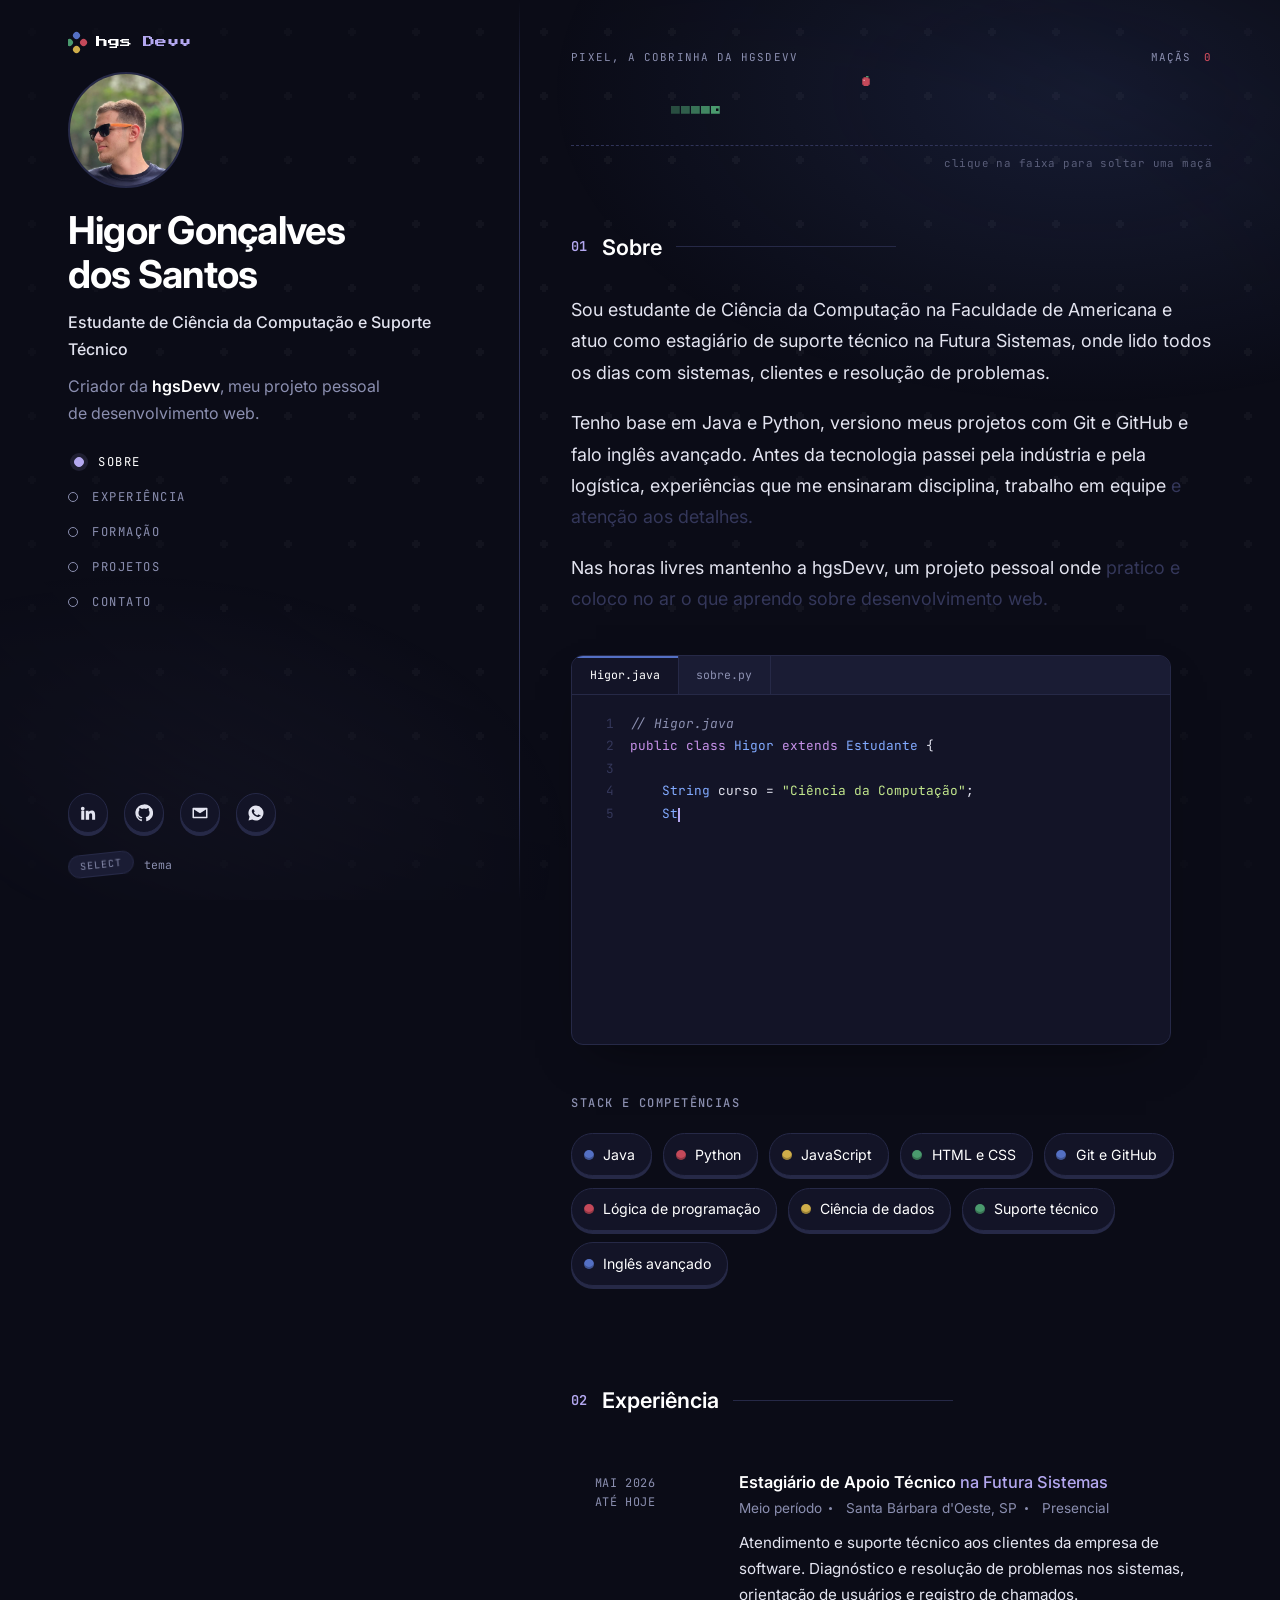
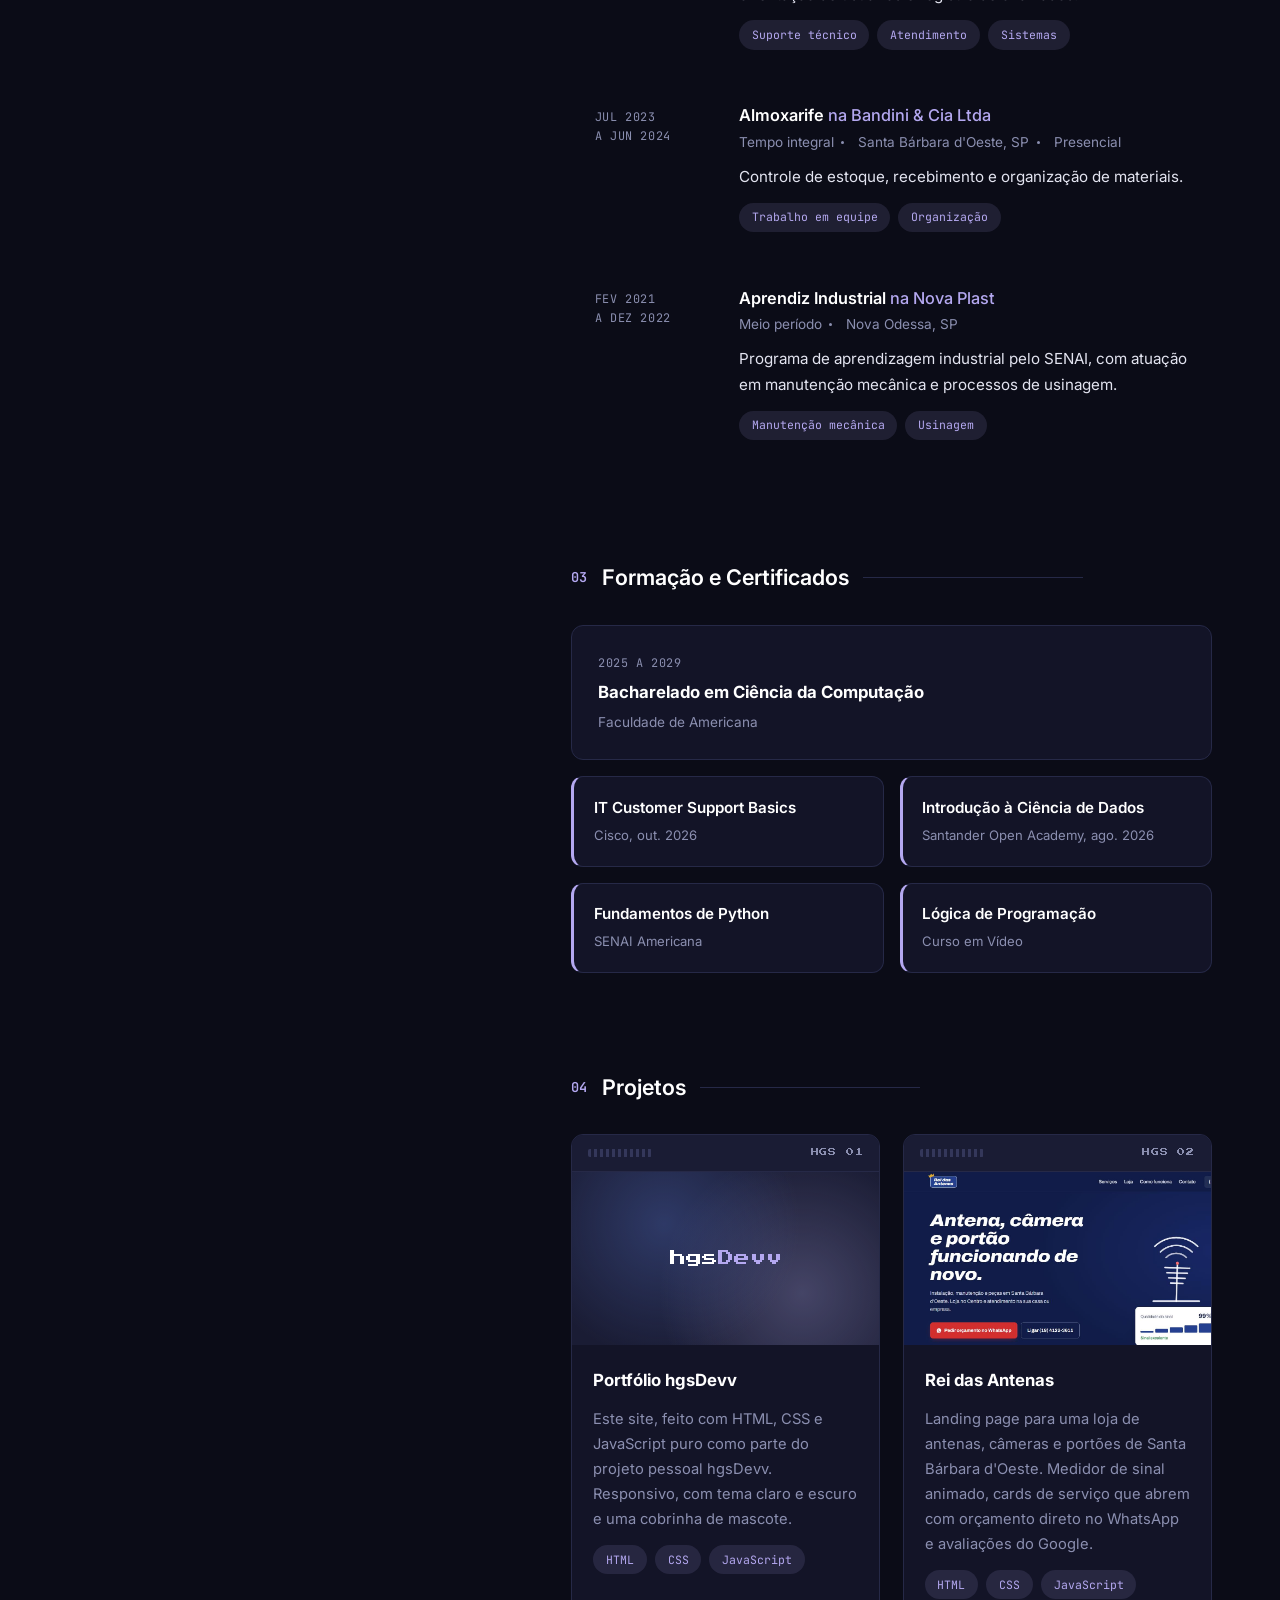
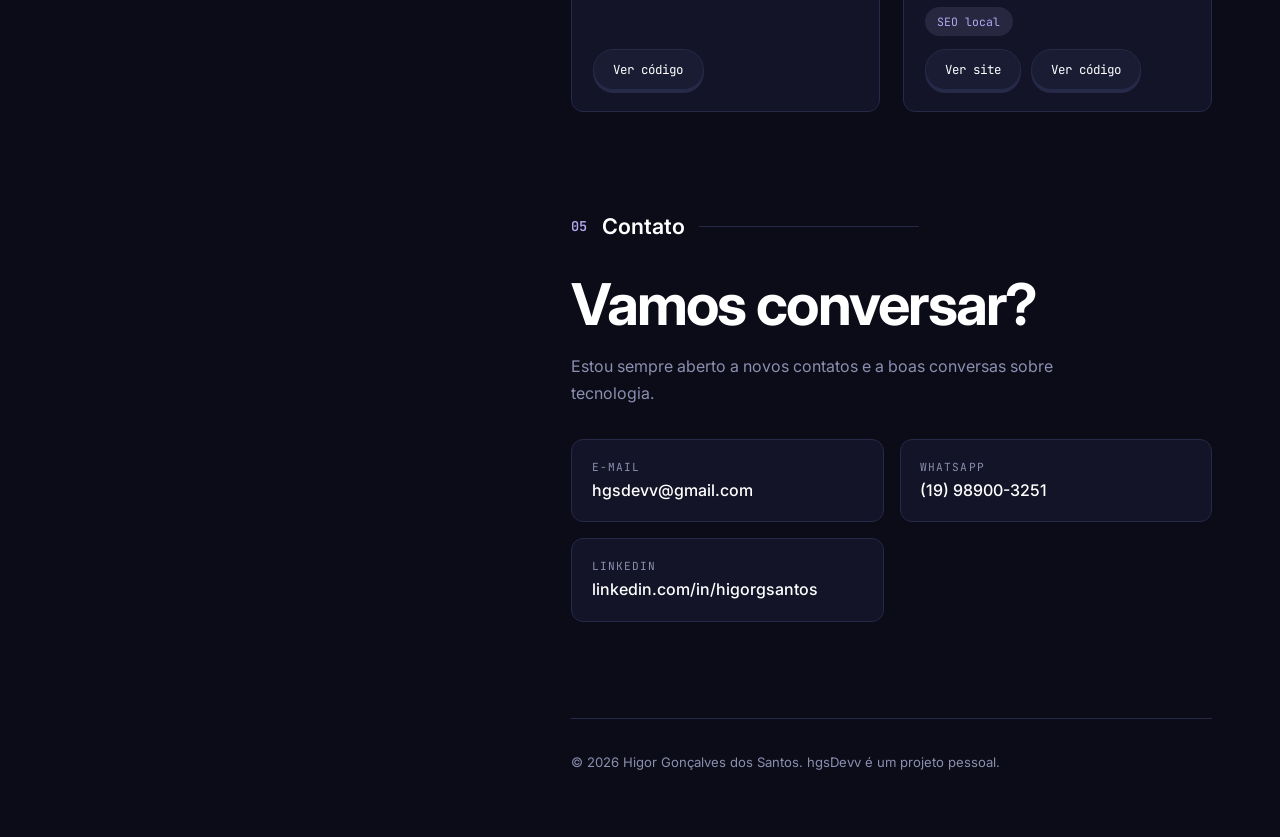
<file: index.html>
<!DOCTYPE html>
<html lang="pt-BR">
<head>
  <meta charset="UTF-8">
  <meta name="viewport" content="width=device-width, initial-scale=1.0">
  <title>Higor Gonçalves | hgsDevv</title>
  <meta name="description" content="Portfólio de Higor Gonçalves dos Santos, estudante de Ciência da Computação, suporte técnico e criador da hgsDevv, seu projeto pessoal de desenvolvimento web.">

  <link rel="preconnect" href="https://fonts.googleapis.com">
  <link rel="preconnect" href="https://fonts.gstatic.com" crossorigin>
  <link href="https://fonts.googleapis.com/css2?family=Inter:wght@400;500;600;700&family=JetBrains+Mono:wght@400;500&family=Press+Start+2P&display=swap" rel="stylesheet">
  <link rel="stylesheet" href="css/style.css?v=12">
</head>
<body>

  <div class="layout">

    <!-- ===== Coluna fixa (esquerda) ===== -->
    <header class="sidebar">
      <a href="#sobre" class="logo" aria-label="hgsDevv, início">
        <span class="logo-dots" aria-hidden="true"><i></i><i></i><i></i><i></i></span>
        hgs<span>Devv</span>
      </a>

      <div class="profile">
        <div class="photo">
          <img src="assets/img/perfil.jpg" alt="Foto de Higor Gonçalves dos Santos" onerror="this.remove()">
          <span class="photo-fallback" aria-hidden="true">HG</span>
        </div>

        <h1 class="name">Higor Gonçalves<br>dos Santos</h1>
        <p class="role">Estudante de Ciência da Computação e Suporte Técnico</p>
        <p class="tagline">Criador da <strong>hgsDevv</strong>, meu projeto pessoal de desenvolvimento web.</p>
      </div>

      <nav class="nav" aria-label="Seções">
        <a href="#sobre"><span class="nav-btn"></span>Sobre</a>
        <a href="#experiencia"><span class="nav-btn"></span>Experiência</a>
        <a href="#formacao"><span class="nav-btn"></span>Formação</a>
        <a href="#projetos"><span class="nav-btn"></span>Projetos</a>
        <a href="#contato"><span class="nav-btn"></span>Contato</a>
      </nav>

      <div class="socials">
        <a href="https://www.linkedin.com/in/higorgsantos/" target="_blank" rel="noopener" aria-label="LinkedIn">
          <svg viewBox="0 0 24 24"><path d="M4.98 3.5a2.5 2.5 0 1 1 0 5 2.5 2.5 0 0 1 0-5zM3 9h4v12H3zM9 9h3.8v1.7h.1c.5-1 1.8-2 3.8-2 4 0 4.8 2.6 4.8 6V21h-4v-5.6c0-1.3 0-3-1.9-3s-2.1 1.4-2.1 2.9V21H9z"/></svg>
        </a>
        <a href="https://github.com/hgsdevv-hash" target="_blank" rel="noopener" aria-label="GitHub">
          <svg viewBox="0 0 24 24"><path d="M12 .5a11.5 11.5 0 0 0-3.64 22.41c.58.11.79-.25.79-.56v-2c-3.2.7-3.88-1.37-3.88-1.37-.53-1.33-1.28-1.69-1.28-1.69-1.05-.71.08-.7.08-.7 1.16.08 1.77 1.19 1.77 1.19 1.03 1.77 2.7 1.26 3.36.96.1-.75.4-1.26.73-1.55-2.55-.29-5.24-1.28-5.24-5.68 0-1.26.45-2.28 1.19-3.09-.12-.29-.52-1.46.11-3.05 0 0 .97-.31 3.17 1.18a11 11 0 0 1 5.77 0c2.2-1.49 3.17-1.18 3.17-1.18.63 1.59.23 2.76.11 3.05.74.81 1.19 1.83 1.19 3.09 0 4.41-2.69 5.38-5.25 5.67.41.36.78 1.06.78 2.14v3.17c0 .31.21.68.8.56A11.5 11.5 0 0 0 12 .5z"/></svg>
        </a>
        <a href="mailto:hgsdevv@gmail.com" aria-label="E-mail">
          <svg viewBox="0 0 24 24"><path d="M3 5h18a1 1 0 0 1 1 1v12a1 1 0 0 1-1 1H3a1 1 0 0 1-1-1V6a1 1 0 0 1 1-1zm9 7.2L4 7.3V17h16V7.3z"/></svg>
        </a>
        <a href="https://wa.me/5519989003251" target="_blank" rel="noopener" aria-label="WhatsApp">
          <svg viewBox="0 0 24 24"><path d="M12 2a10 10 0 0 0-8.6 15.1L2 22l5-1.3A10 10 0 1 0 12 2zm5.3 14.1c-.2.6-1.3 1.2-1.8 1.2-.5.1-1 .2-3.3-.7-2.8-1.1-4.5-3.9-4.7-4.1-.1-.2-1.1-1.5-1.1-2.9s.7-2 1-2.3c.2-.3.5-.3.7-.3h.5c.2 0 .4 0 .6.5l.9 2.1c.1.2.1.4 0 .5l-.3.5-.4.4c-.1.1-.3.3-.1.6.2.3.8 1.3 1.7 2.1 1.2 1 2.1 1.3 2.4 1.5.3.1.5.1.6-.1l.9-1c.2-.3.4-.2.6-.1l2 .9c.3.1.5.2.5.3.1.2.1.7-.1 1.3z"/></svg>
        </a>
      </div>

      <button class="theme-toggle" id="themeToggle" aria-label="Alternar tema claro ou escuro">
        <span class="theme-key">SELECT</span> tema
      </button>
    </header>

    <!-- ===== Divisória com progresso de rolagem ===== -->
    <div class="divider" aria-hidden="true">
      <span class="divider-fill" id="dividerFill"></span>
    </div>

    <!-- ===== Conteúdo (direita) ===== -->
    <main class="content">

      <!-- Mascote: cobrinha do Snake -->
      <div class="snake-box" data-reveal>
        <div class="snake-info">
          <span class="snake-name">Pixel, a cobrinha da hgsDevv</span>
          <span class="snake-score">maçãs <b id="snakeScore">0</b></span>
        </div>
        <canvas id="snake" class="snake-canvas" role="img"
                aria-label="Animação de uma cobrinha em pixel art, como no jogo Snake, comendo maçãs."></canvas>
        <p class="snake-hint">clique na faixa para soltar uma maçã</p>
      </div>

      <!-- SOBRE -->
      <section id="sobre" class="section">
        <h2 class="section-title" data-reveal><span class="num">01</span> Sobre</h2>

        <div class="scrub">
          <p>Sou estudante de Ciência da Computação na Faculdade de Americana e atuo como estagiário de suporte técnico na Futura Sistemas, onde lido todos os dias com sistemas, clientes e resolução de problemas.</p>
          <p>Tenho base em Java e Python, versiono meus projetos com Git e GitHub e falo inglês avançado. Antes da tecnologia passei pela indústria e pela logística, experiências que me ensinaram disciplina, trabalho em equipe e atenção aos detalhes.</p>
          <p>Nas horas livres mantenho a hgsDevv, um projeto pessoal onde pratico e coloco no ar o que aprendo sobre desenvolvimento web.</p>
        </div>

        <!-- Editor de código (inspirado no banner do meu LinkedIn) -->
        <div class="editor" data-reveal>
          <div class="editor-tabs">
            <span class="editor-tab active">Higor.java</span>
            <span class="editor-tab">sobre.py</span>
          </div>
          <pre class="editor-body" id="editor" aria-label="Trecho de código em Java descrevendo o Higor"></pre>
        </div>

        <!-- Stack: teclas no estilo dos botões do controle -->
        <h3 class="sub-title" data-reveal>Stack e competências</h3>
        <ul class="stack">
          <li data-reveal="pop">Java</li>
          <li data-reveal="pop">Python</li>
          <li data-reveal="pop">JavaScript</li>
          <li data-reveal="pop">HTML e CSS</li>
          <li data-reveal="pop">Git e GitHub</li>
          <li data-reveal="pop">Lógica de programação</li>
          <li data-reveal="pop">Ciência de dados</li>
          <li data-reveal="pop">Suporte técnico</li>
          <li data-reveal="pop">Inglês avançado</li>
        </ul>
      </section>

      <!-- EXPERIÊNCIA -->
      <section id="experiencia" class="section">
        <h2 class="section-title" data-reveal><span class="num">02</span> Experiência</h2>

        <ol class="timeline">
          <li class="item" data-reveal="right">
            <p class="period">Mai 2026<br>até hoje</p>
            <div>
              <h3>Estagiário de Apoio Técnico <span class="at">na Futura Sistemas</span></h3>
              <p class="meta"><span>Meio período</span><span>Santa Bárbara d'Oeste, SP</span><span>Presencial</span></p>
              <p>Atendimento e suporte técnico aos clientes da empresa de software. Diagnóstico e resolução de problemas nos sistemas, orientação de usuários e registro de chamados.</p>
              <ul class="tags"><li>Suporte técnico</li><li>Atendimento</li><li>Sistemas</li></ul>
            </div>
          </li>

          <li class="item" data-reveal="right">
            <p class="period">Jul 2023<br>a Jun 2024</p>
            <div>
              <h3>Almoxarife <span class="at">na Bandini &amp; Cia Ltda</span></h3>
              <p class="meta"><span>Tempo integral</span><span>Santa Bárbara d'Oeste, SP</span><span>Presencial</span></p>
              <p>Controle de estoque, recebimento e organização de materiais.</p>
              <ul class="tags"><li>Trabalho em equipe</li><li>Organização</li></ul>
            </div>
          </li>

          <li class="item" data-reveal="right">
            <p class="period">Fev 2021<br>a Dez 2022</p>
            <div>
              <h3>Aprendiz Industrial <span class="at">na Nova Plast</span></h3>
              <p class="meta"><span>Meio período</span><span>Nova Odessa, SP</span></p>
              <p>Programa de aprendizagem industrial pelo SENAI, com atuação em manutenção mecânica e processos de usinagem.</p>
              <ul class="tags"><li>Manutenção mecânica</li><li>Usinagem</li></ul>
            </div>
          </li>
        </ol>
      </section>

      <!-- FORMAÇÃO -->
      <section id="formacao" class="section">
        <h2 class="section-title" data-reveal><span class="num">03</span> Formação e Certificados</h2>

        <div class="card edu" data-reveal>
          <p class="period">2025 a 2029</p>
          <h3>Bacharelado em Ciência da Computação</h3>
          <p class="meta"><span>Faculdade de Americana</span></p>
        </div>

        <ul class="certs">
          <li data-reveal><h4>IT Customer Support Basics</h4><span>Cisco, out. 2026</span></li>
          <li data-reveal><h4>Introdução à Ciência de Dados</h4><span>Santander Open Academy, ago. 2026</span></li>
          <li data-reveal><h4>Fundamentos de Python</h4><span>SENAI Americana</span></li>
          <li data-reveal><h4>Lógica de Programação</h4><span>Curso em Vídeo</span></li>
        </ul>
      </section>

      <!-- PROJETOS -->
      <section id="projetos" class="section">
        <h2 class="section-title" data-reveal><span class="num">04</span> Projetos</h2>

        <div class="projects">
          <!-- TODO: duplicar este bloco para cada projeto -->
          <article class="project glow" data-reveal="zoom">
            <div class="cart-top"><span class="cart-slot"></span><span class="cart-id">HGS 01</span></div>
            <div class="project-preview"><span>hgs<b>Devv</b></span></div>
            <div class="project-body">
              <h3>Portfólio hgsDevv</h3>
              <p>Este site, feito com HTML, CSS e JavaScript puro como parte do projeto pessoal hgsDevv. Responsivo, com tema claro e escuro e uma cobrinha de mascote.</p>
              <ul class="tags"><li>HTML</li><li>CSS</li><li>JavaScript</li></ul>
              <a href="https://github.com/hgsdevv-hash/hgsdevv-portfolio" target="_blank" rel="noopener" class="btn">Ver código</a>
            </div>
          </article>

          <article class="project glow" data-reveal="zoom">
            <div class="cart-top"><span class="cart-slot"></span><span class="cart-id">HGS 02</span></div>
            <a class="project-preview project-shot" href="https://hgsdevv-hash.github.io/rei-das-antenas/" target="_blank" rel="noopener" aria-label="Abrir o site da Rei das Antenas">
              <img src="assets/img/rei-das-antenas.jpg" alt="Tela inicial do site da Rei das Antenas, com uma antena e um medidor de sinal" loading="lazy">
            </a>
            <div class="project-body">
              <h3>Rei das Antenas</h3>
              <p>Landing page para uma loja de antenas, câmeras e portões de Santa Bárbara d'Oeste. Medidor de sinal animado, cards de serviço que abrem com orçamento direto no WhatsApp e avaliações do Google.</p>
              <ul class="tags"><li>HTML</li><li>CSS</li><li>JavaScript</li><li>SEO local</li></ul>
              <div class="project-links">
                <a href="https://hgsdevv-hash.github.io/rei-das-antenas/" target="_blank" rel="noopener" class="btn">Ver site</a>
                <a href="https://github.com/hgsdevv-hash/rei-das-antenas" target="_blank" rel="noopener" class="btn">Ver código</a>
              </div>
            </div>
          </article>
        </div>
      </section>

      <!-- CONTATO -->
      <section id="contato" class="section">
        <h2 class="section-title" data-reveal><span class="num">05</span> Contato</h2>
        <p class="big-cta" data-reveal>Vamos conversar?</p>
        <p class="lead" data-reveal>Estou sempre aberto a novos contatos e a boas conversas sobre tecnologia.</p>

        <div class="contact-grid">
          <a href="mailto:hgsdevv@gmail.com" class="contact-item glow" data-reveal>
            <span class="label">E-mail</span>
            <span class="value">hgsdevv@gmail.com</span>
          </a>
          <a href="https://wa.me/5519989003251" target="_blank" rel="noopener" class="contact-item glow" data-reveal>
            <span class="label">WhatsApp</span>
            <span class="value">(19) 98900-3251</span>
          </a>
          <a href="https://www.linkedin.com/in/higorgsantos/" target="_blank" rel="noopener" class="contact-item glow" data-reveal>
            <span class="label">LinkedIn</span>
            <span class="value">linkedin.com/in/higorgsantos</span>
          </a>
        </div>
      </section>

      <footer class="footer">
        <p>© <span id="year"></span> Higor Gonçalves dos Santos. hgsDevv é um projeto pessoal.</p>
      </footer>
    </main>
  </div>

  <script src="js/main.js?v=12"></script>
  <script src="js/snake.js?v=12"></script>
</body>
</html>
</file>
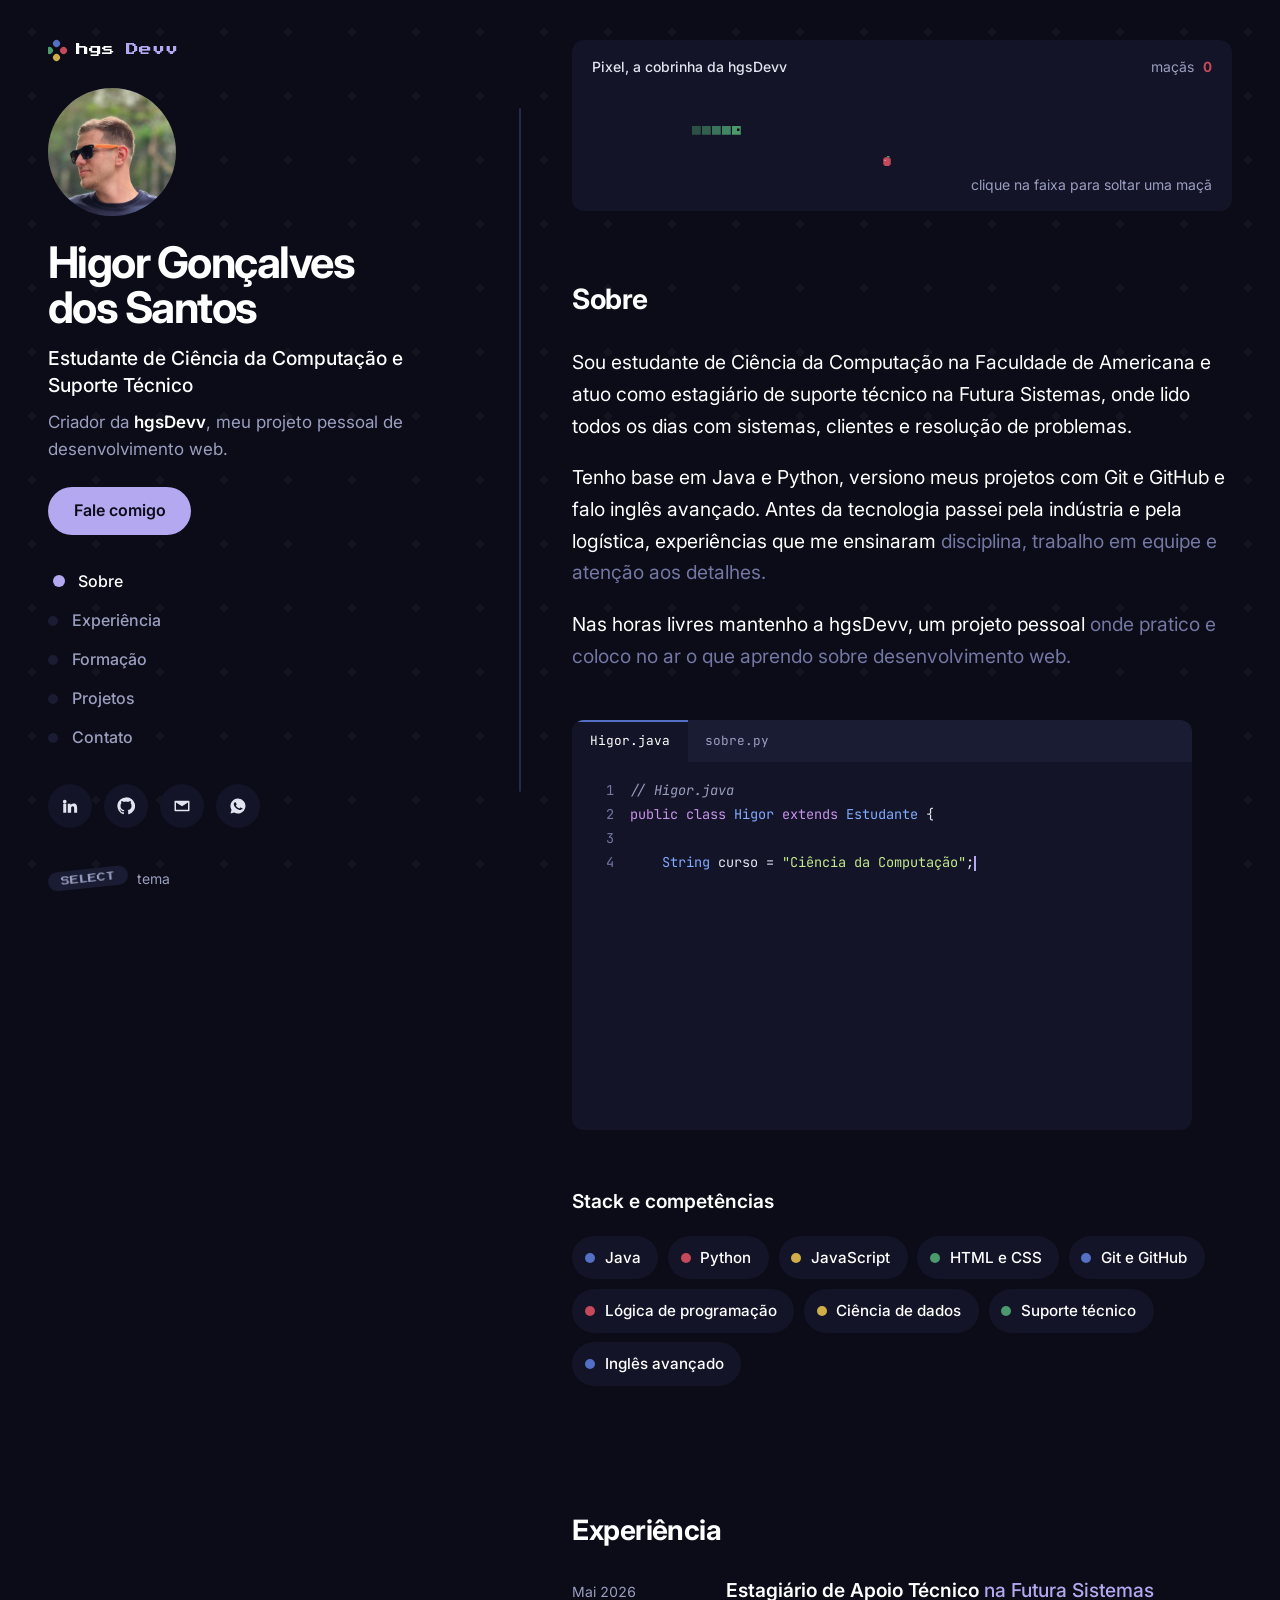
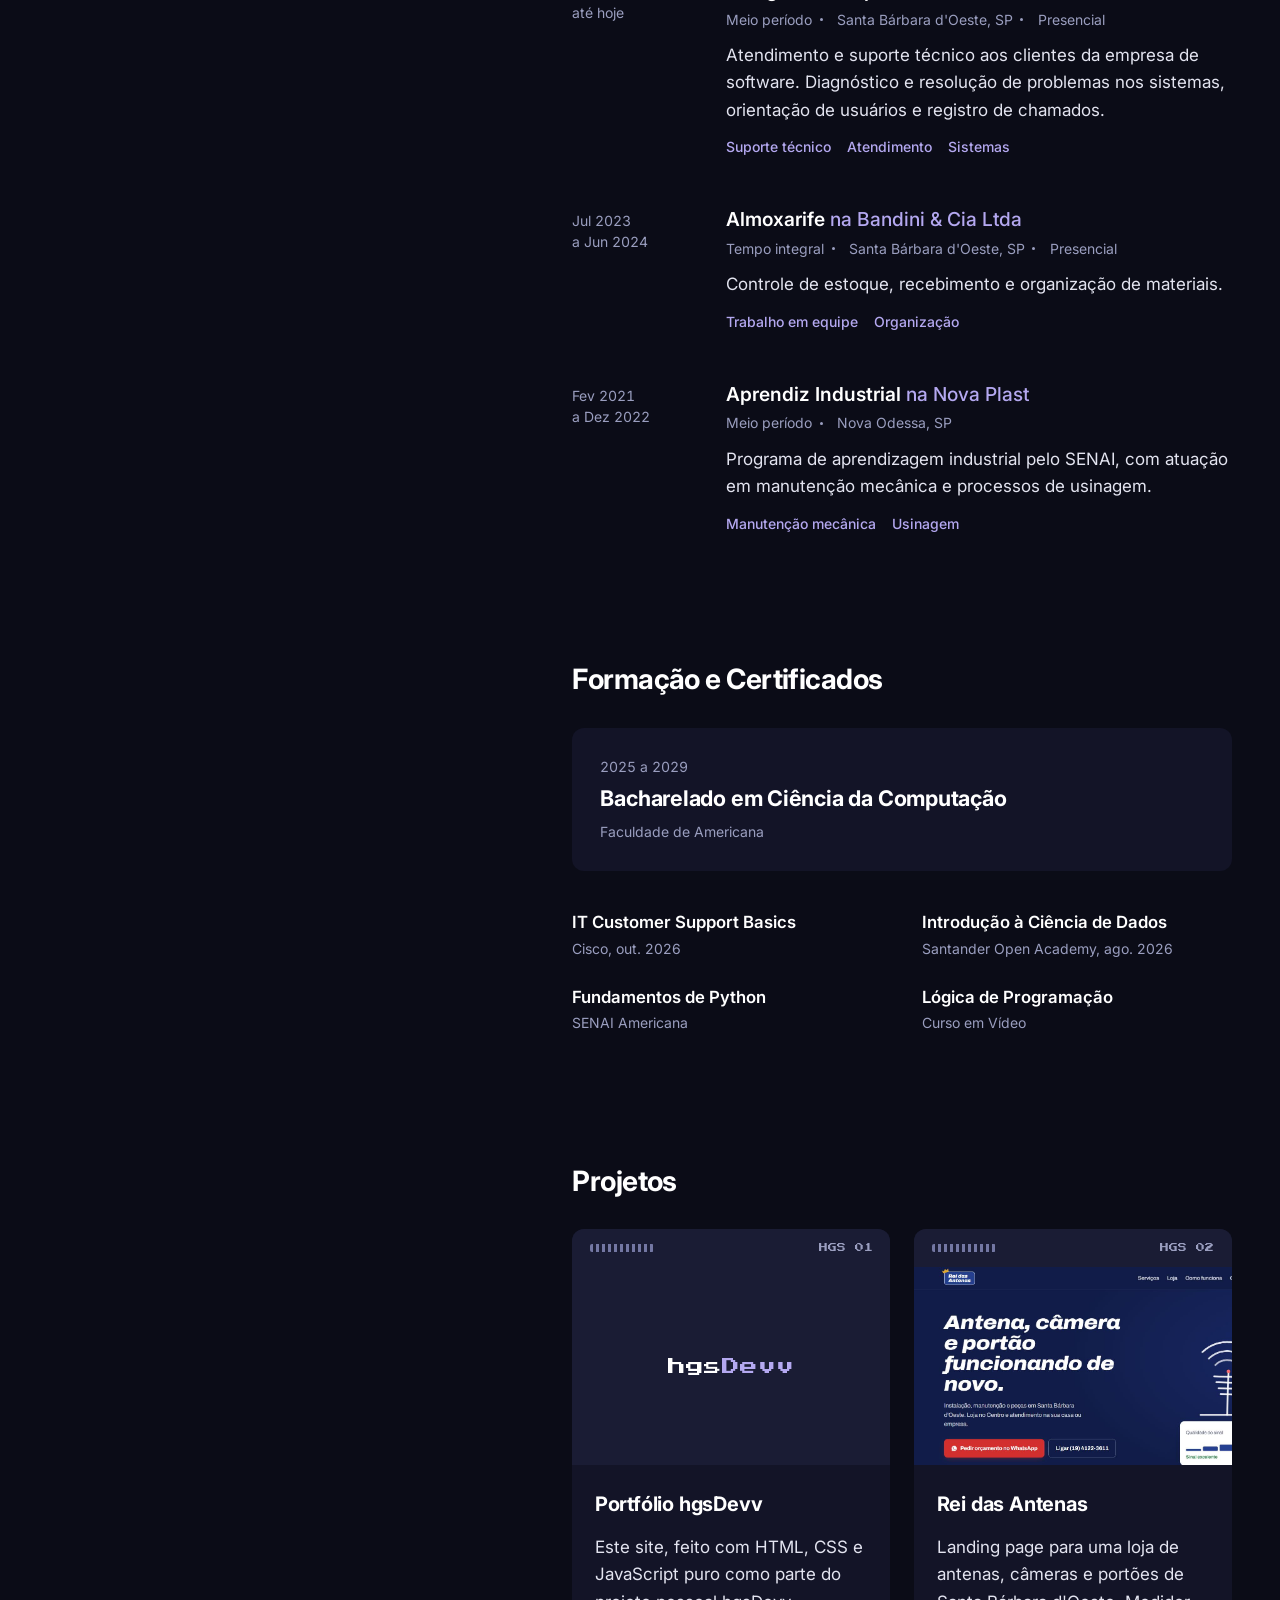
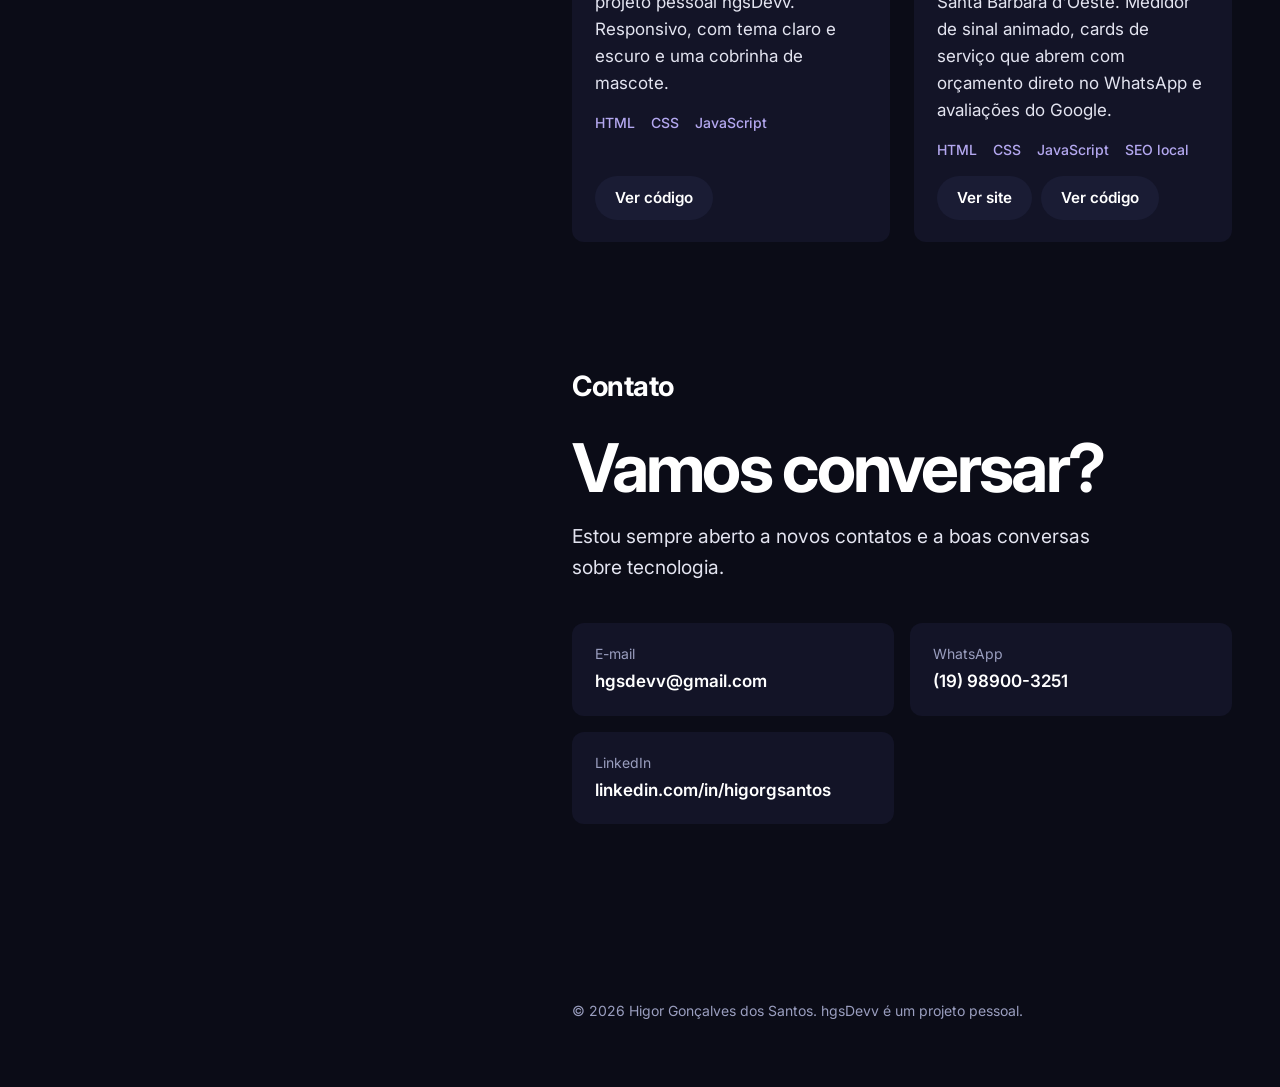
<file: v2/index.html>
<!DOCTYPE html>
<html lang="pt-BR">
<head>
  <meta charset="UTF-8">
  <meta name="viewport" content="width=device-width, initial-scale=1.0">
  <meta name="robots" content="noindex">
  <title>Higor Gonçalves | hgsDevv</title>
  <meta name="description" content="Portfólio de Higor Gonçalves dos Santos, estudante de Ciência da Computação, suporte técnico e criador da hgsDevv, seu projeto pessoal de desenvolvimento web.">

  <link rel="preconnect" href="https://fonts.googleapis.com">
  <link rel="preconnect" href="https://fonts.gstatic.com" crossorigin>
  <link href="https://fonts.googleapis.com/css2?family=Inter:wght@400;500;600;700&family=JetBrains+Mono:wght@400;500&family=Press+Start+2P&display=swap" rel="stylesheet">
  <link rel="stylesheet" href="css/style.css?v=13">
</head>
<body>

  <div class="layout">

    <!-- ===== Coluna fixa (esquerda) ===== -->
    <header class="sidebar">
      <a href="#sobre" class="logo" aria-label="hgsDevv, início">
        <span class="logo-dots" aria-hidden="true"><i></i><i></i><i></i><i></i></span>
        hgs<span>Devv</span>
      </a>

      <div class="profile">
        <div class="photo">
          <img src="assets/img/perfil.jpg" alt="Foto de Higor Gonçalves dos Santos" onerror="this.remove()">
          <span class="photo-fallback" aria-hidden="true">HG</span>
        </div>

        <h1 class="name">Higor Gonçalves<br>dos Santos</h1>
        <p class="role">Estudante de Ciência da Computação e Suporte Técnico</p>
        <p class="tagline">Criador da <strong>hgsDevv</strong>, meu projeto pessoal de desenvolvimento web.</p>
        <a href="#contato" class="btn-primary">Fale comigo</a>
      </div>

      <nav class="nav" aria-label="Seções">
        <a href="#sobre"><span class="nav-btn"></span>Sobre</a>
        <a href="#experiencia"><span class="nav-btn"></span>Experiência</a>
        <a href="#formacao"><span class="nav-btn"></span>Formação</a>
        <a href="#projetos"><span class="nav-btn"></span>Projetos</a>
        <a href="#contato"><span class="nav-btn"></span>Contato</a>
      </nav>

      <div class="socials">
        <a href="https://www.linkedin.com/in/higorgsantos/" target="_blank" rel="noopener" aria-label="LinkedIn">
          <svg viewBox="0 0 24 24"><path d="M4.98 3.5a2.5 2.5 0 1 1 0 5 2.5 2.5 0 0 1 0-5zM3 9h4v12H3zM9 9h3.8v1.7h.1c.5-1 1.8-2 3.8-2 4 0 4.8 2.6 4.8 6V21h-4v-5.6c0-1.3 0-3-1.9-3s-2.1 1.4-2.1 2.9V21H9z"/></svg>
        </a>
        <a href="https://github.com/hgsdevv-hash" target="_blank" rel="noopener" aria-label="GitHub">
          <svg viewBox="0 0 24 24"><path d="M12 .5a11.5 11.5 0 0 0-3.64 22.41c.58.11.79-.25.79-.56v-2c-3.2.7-3.88-1.37-3.88-1.37-.53-1.33-1.28-1.69-1.28-1.69-1.05-.71.08-.7.08-.7 1.16.08 1.77 1.19 1.77 1.19 1.03 1.77 2.7 1.26 3.36.96.1-.75.4-1.26.73-1.55-2.55-.29-5.24-1.28-5.24-5.68 0-1.26.45-2.28 1.19-3.09-.12-.29-.52-1.46.11-3.05 0 0 .97-.31 3.17 1.18a11 11 0 0 1 5.77 0c2.2-1.49 3.17-1.18 3.17-1.18.63 1.59.23 2.76.11 3.05.74.81 1.19 1.83 1.19 3.09 0 4.41-2.69 5.38-5.25 5.67.41.36.78 1.06.78 2.14v3.17c0 .31.21.68.8.56A11.5 11.5 0 0 0 12 .5z"/></svg>
        </a>
        <a href="mailto:hgsdevv@gmail.com" aria-label="E-mail">
          <svg viewBox="0 0 24 24"><path d="M3 5h18a1 1 0 0 1 1 1v12a1 1 0 0 1-1 1H3a1 1 0 0 1-1-1V6a1 1 0 0 1 1-1zm9 7.2L4 7.3V17h16V7.3z"/></svg>
        </a>
        <a href="https://wa.me/5519989003251" target="_blank" rel="noopener" aria-label="WhatsApp">
          <svg viewBox="0 0 24 24"><path d="M12 2a10 10 0 0 0-8.6 15.1L2 22l5-1.3A10 10 0 1 0 12 2zm5.3 14.1c-.2.6-1.3 1.2-1.8 1.2-.5.1-1 .2-3.3-.7-2.8-1.1-4.5-3.9-4.7-4.1-.1-.2-1.1-1.5-1.1-2.9s.7-2 1-2.3c.2-.3.5-.3.7-.3h.5c.2 0 .4 0 .6.5l.9 2.1c.1.2.1.4 0 .5l-.3.5-.4.4c-.1.1-.3.3-.1.6.2.3.8 1.3 1.7 2.1 1.2 1 2.1 1.3 2.4 1.5.3.1.5.1.6-.1l.9-1c.2-.3.4-.2.6-.1l2 .9c.3.1.5.2.5.3.1.2.1.7-.1 1.3z"/></svg>
        </a>
      </div>

      <button class="theme-toggle" id="themeToggle" aria-label="Alternar tema claro ou escuro">
        <span class="theme-key">SELECT</span> tema
      </button>
    </header>

    <!-- ===== Divisória com progresso de rolagem ===== -->
    <div class="divider" aria-hidden="true">
      <span class="divider-fill" id="dividerFill"></span>
    </div>

    <!-- ===== Conteúdo (direita) ===== -->
    <main class="content">

      <!-- Mascote: cobrinha do Snake -->
      <div class="snake-box" data-reveal>
        <div class="snake-info">
          <span class="snake-name">Pixel, a cobrinha da hgsDevv</span>
          <span class="snake-score">maçãs <b id="snakeScore">0</b></span>
        </div>
        <canvas id="snake" class="snake-canvas" role="img"
                aria-label="Animação de uma cobrinha em pixel art, como no jogo Snake, comendo maçãs."></canvas>
        <p class="snake-hint">clique na faixa para soltar uma maçã</p>
      </div>

      <!-- SOBRE -->
      <section id="sobre" class="section">
        <h2 class="section-title" data-reveal>Sobre</h2>

        <div class="scrub">
          <p>Sou estudante de Ciência da Computação na Faculdade de Americana e atuo como estagiário de suporte técnico na Futura Sistemas, onde lido todos os dias com sistemas, clientes e resolução de problemas.</p>
          <p>Tenho base em Java e Python, versiono meus projetos com Git e GitHub e falo inglês avançado. Antes da tecnologia passei pela indústria e pela logística, experiências que me ensinaram disciplina, trabalho em equipe e atenção aos detalhes.</p>
          <p>Nas horas livres mantenho a hgsDevv, um projeto pessoal onde pratico e coloco no ar o que aprendo sobre desenvolvimento web.</p>
        </div>

        <!-- Editor de código (inspirado no banner do meu LinkedIn) -->
        <div class="editor" data-ui data-reveal>
          <div class="editor-tabs">
            <span class="editor-tab active">Higor.java</span>
            <span class="editor-tab">sobre.py</span>
          </div>
          <pre class="editor-body" id="editor" aria-label="Trecho de código em Java descrevendo o Higor"></pre>
        </div>

        <!-- Stack: teclas no estilo dos botões do controle -->
        <h3 class="sub-title" data-reveal>Stack e competências</h3>
        <ul class="stack">
          <li data-reveal="pop">Java</li>
          <li data-reveal="pop">Python</li>
          <li data-reveal="pop">JavaScript</li>
          <li data-reveal="pop">HTML e CSS</li>
          <li data-reveal="pop">Git e GitHub</li>
          <li data-reveal="pop">Lógica de programação</li>
          <li data-reveal="pop">Ciência de dados</li>
          <li data-reveal="pop">Suporte técnico</li>
          <li data-reveal="pop">Inglês avançado</li>
        </ul>
      </section>

      <!-- EXPERIÊNCIA -->
      <section id="experiencia" class="section">
        <h2 class="section-title" data-reveal>Experiência</h2>

        <ol class="timeline">
          <li class="item" data-reveal="right">
            <p class="period">Mai 2026 <br>até hoje</p>
            <div>
              <h3>Estagiário de Apoio Técnico <span class="at">na Futura Sistemas</span></h3>
              <p class="meta"><span>Meio período</span><span>Santa Bárbara d'Oeste, SP</span><span>Presencial</span></p>
              <p>Atendimento e suporte técnico aos clientes da empresa de software. Diagnóstico e resolução de problemas nos sistemas, orientação de usuários e registro de chamados.</p>
              <ul class="tags"><li>Suporte técnico</li><li>Atendimento</li><li>Sistemas</li></ul>
            </div>
          </li>

          <li class="item" data-reveal="right">
            <p class="period">Jul 2023 <br>a Jun 2024</p>
            <div>
              <h3>Almoxarife <span class="at">na Bandini &amp; Cia Ltda</span></h3>
              <p class="meta"><span>Tempo integral</span><span>Santa Bárbara d'Oeste, SP</span><span>Presencial</span></p>
              <p>Controle de estoque, recebimento e organização de materiais.</p>
              <ul class="tags"><li>Trabalho em equipe</li><li>Organização</li></ul>
            </div>
          </li>

          <li class="item" data-reveal="right">
            <p class="period">Fev 2021 <br>a Dez 2022</p>
            <div>
              <h3>Aprendiz Industrial <span class="at">na Nova Plast</span></h3>
              <p class="meta"><span>Meio período</span><span>Nova Odessa, SP</span></p>
              <p>Programa de aprendizagem industrial pelo SENAI, com atuação em manutenção mecânica e processos de usinagem.</p>
              <ul class="tags"><li>Manutenção mecânica</li><li>Usinagem</li></ul>
            </div>
          </li>
        </ol>
      </section>

      <!-- FORMAÇÃO -->
      <section id="formacao" class="section">
        <h2 class="section-title" data-reveal>Formação e Certificados</h2>

        <div class="card edu" data-reveal>
          <p class="period">2025 a 2029</p>
          <h3>Bacharelado em Ciência da Computação</h3>
          <p class="meta"><span>Faculdade de Americana</span></p>
        </div>

        <ul class="certs">
          <li data-reveal><h4>IT Customer Support Basics</h4><span>Cisco, out. 2026</span></li>
          <li data-reveal><h4>Introdução à Ciência de Dados</h4><span>Santander Open Academy, ago. 2026</span></li>
          <li data-reveal><h4>Fundamentos de Python</h4><span>SENAI Americana</span></li>
          <li data-reveal><h4>Lógica de Programação</h4><span>Curso em Vídeo</span></li>
        </ul>
      </section>

      <!-- PROJETOS -->
      <section id="projetos" class="section">
        <h2 class="section-title" data-reveal>Projetos</h2>

        <div class="projects">
          <!-- TODO: duplicar este bloco para cada projeto -->
          <article class="project glow" data-reveal="zoom">
            <div class="cart-top"><span class="cart-slot"></span><span class="cart-id" aria-hidden="true">HGS 01</span></div>
            <div class="project-preview"><span>hgs<b>Devv</b></span></div>
            <div class="project-body">
              <h3>Portfólio hgsDevv</h3>
              <p>Este site, feito com HTML, CSS e JavaScript puro como parte do projeto pessoal hgsDevv. Responsivo, com tema claro e escuro e uma cobrinha de mascote.</p>
              <ul class="tags"><li>HTML</li><li>CSS</li><li>JavaScript</li></ul>
              <a href="https://github.com/hgsdevv-hash/hgsdevv-portfolio" target="_blank" rel="noopener" class="btn">Ver código</a>
            </div>
          </article>

          <article class="project glow" data-reveal="zoom">
            <div class="cart-top"><span class="cart-slot"></span><span class="cart-id" aria-hidden="true">HGS 02</span></div>
            <a class="project-preview project-shot" href="https://hgsdevv-hash.github.io/rei-das-antenas/" target="_blank" rel="noopener" aria-label="Abrir o site da Rei das Antenas">
              <img src="assets/img/rei-das-antenas.jpg" alt="Tela inicial do site da Rei das Antenas, com uma antena e um medidor de sinal" loading="lazy">
            </a>
            <div class="project-body">
              <h3>Rei das Antenas</h3>
              <p>Landing page para uma loja de antenas, câmeras e portões de Santa Bárbara d'Oeste. Medidor de sinal animado, cards de serviço que abrem com orçamento direto no WhatsApp e avaliações do Google.</p>
              <ul class="tags"><li>HTML</li><li>CSS</li><li>JavaScript</li><li>SEO local</li></ul>
              <div class="project-links">
                <a href="https://hgsdevv-hash.github.io/rei-das-antenas/" target="_blank" rel="noopener" class="btn">Ver site</a>
                <a href="https://github.com/hgsdevv-hash/rei-das-antenas" target="_blank" rel="noopener" class="btn">Ver código</a>
              </div>
            </div>
          </article>
        </div>
      </section>

      <!-- CONTATO -->
      <section id="contato" class="section">
        <h2 class="section-title" data-reveal>Contato</h2>
        <p class="big-cta" data-reveal>Vamos conversar?</p>
        <p class="lead" data-reveal>Estou sempre aberto a novos contatos e a boas conversas sobre tecnologia.</p>

        <div class="contact-grid">
          <a href="mailto:hgsdevv@gmail.com" class="contact-item glow" data-reveal>
            <span class="label">E-mail</span>
            <span class="value">hgsdevv@gmail.com</span>
          </a>
          <a href="https://wa.me/5519989003251" target="_blank" rel="noopener" class="contact-item glow" data-reveal>
            <span class="label">WhatsApp</span>
            <span class="value">(19) 98900-3251</span>
          </a>
          <a href="https://www.linkedin.com/in/higorgsantos/" target="_blank" rel="noopener" class="contact-item glow" data-reveal>
            <span class="label">LinkedIn</span>
            <span class="value">linkedin.com/in/higorgsantos</span>
          </a>
        </div>
      </section>

      <footer class="footer">
        <p>© <span id="year"></span> Higor Gonçalves dos Santos. hgsDevv é um projeto pessoal.</p>
      </footer>
    </main>
  </div>

  <script src="js/main.js?v=13"></script>
  <script src="js/snake.js?v=13"></script>
</body>
</html>
</file>
<file: css/style.css>
/* =========================================================
   hgsDevv | Portfólio
   Visual profissional com toques sutis inspirados no Super Nintendo
   ========================================================= */

/* ---------- Cores (tokens) ---------- */
:root {
  /* azul-meia-noite com fundo arroxeado, lembrando o plástico do SNES */
  --bg: #0b0c17;
  --surface: #131427;
  --surface-2: #1a1c34;
  --border: #262947;
  --text: #e3e4f0;
  --text-strong: #ffffff;
  --muted: #8b8fb0;
  --dim: #34375a;              /* texto "apagado" antes de acender */
  --accent: #b4a8f0;           /* lavanda dos botões do console */
  --accent-soft: rgba(180, 168, 240, .12);
  --glow-1: rgba(84, 112, 196, .16);
  --glow-2: rgba(180, 168, 240, .10);
  --divider: #303459;
  /* padrão de fundo: pequenas cruzes de direcional (D-pad) */
  --pattern: url("data:image/svg+xml,%3Csvg xmlns='http://www.w3.org/2000/svg' width='64' height='64'%3E%3Cpath d='M30 28h4v2h2v4h-2v2h-4v-2h-2v-4h2z' fill='%23ffffff' fill-opacity='.035'/%3E%3C/svg%3E");

  /* cores dos botões do SNES, dessaturadas, usadas só como detalhe */
  --snes-a: #c4495a;
  --snes-b: #cfae4a;
  --snes-x: #5470c4;
  --snes-y: #4a9a6e;

  --font: "Inter", system-ui, sans-serif;
  --mono: "JetBrains Mono", monospace;
  --pixel: "Press Start 2P", monospace;
  --radius: 12px;
  --ease: cubic-bezier(.2, .7, .2, 1);
}

:root[data-theme="light"] {
  --bg: #f4f3f9;
  --surface: #ffffff;
  --surface-2: #ecebf5;
  --border: #dcdaea;
  --text: #2a2a3a;
  --text-strong: #12121c;
  --muted: #62647e;
  --dim: #c8c8db;
  --accent: #5a4ca8;
  --accent-soft: rgba(90, 76, 168, .10);
  --glow-1: rgba(84, 112, 196, .10);
  --glow-2: rgba(180, 168, 240, .18);
  --divider: #cdcbe0;
  --pattern: url("data:image/svg+xml,%3Csvg xmlns='http://www.w3.org/2000/svg' width='64' height='64'%3E%3Cpath d='M30 28h4v2h2v4h-2v2h-4v-2h-2v-4h2z' fill='%2312121c' fill-opacity='.05'/%3E%3C/svg%3E");
}

/* ---------- Base ---------- */
*, *::before, *::after { box-sizing: border-box; margin: 0; padding: 0; }
html { scroll-behavior: smooth; }

body {
  font-family: var(--font);
  background: var(--bg);
  color: var(--text);
  line-height: 1.7;
  -webkit-font-smoothing: antialiased;
  overflow-x: hidden;
}

/* fundo fixo: brilhos suaves de cor + padrão de D-pad que some nas bordas */
body::before {
  content: "";
  position: fixed;
  inset: 0;
  z-index: -1;
  pointer-events: none;
  background:
    radial-gradient(ellipse 60% 50% at 85% 10%, var(--glow-1), transparent 70%),
    radial-gradient(ellipse 50% 45% at 10% 95%, var(--glow-2), transparent 70%),
    var(--pattern);
  -webkit-mask-image: radial-gradient(ellipse 90% 80% at 60% 40%, #000 40%, transparent 100%);
          mask-image: radial-gradient(ellipse 90% 80% at 60% 40%, #000 40%, transparent 100%);
}

a { color: inherit; text-decoration: none; }
strong { color: var(--text-strong); font-weight: 600; }

/* ---------- Layout: sidebar | divisória | conteúdo ---------- */
.layout {
  display: grid;
  grid-template-columns: minmax(300px, 400px) 1px 1fr;
  gap: clamp(2rem, 4vw, 4rem);
  max-width: 1240px;
  margin: 0 auto;
  padding: 0 clamp(1rem, 4vw, 3rem);
}

/* ---------- Sidebar ---------- */
.sidebar {
  position: sticky;
  top: 0;
  height: 100vh;
  display: flex;
  flex-direction: column;
  gap: 1.25rem;
  padding: 2rem 0 1.5rem;
  overflow-y: auto;
  scrollbar-width: none;
}

.logo {
  display: inline-flex;
  align-items: center;
  gap: .7rem;
  font-family: var(--pixel);
  font-size: .75rem;
  color: var(--text-strong);
}
.logo > span:last-child { color: var(--accent); }

/* os 4 botões do controle viram a marca */
.logo-dots {
  display: grid;
  grid-template-columns: repeat(2, 7px);
  gap: 3px;
  transform: rotate(45deg);
}
.logo-dots i { width: 7px; height: 7px; border-radius: 50%; }
.logo-dots i:nth-child(1) { background: var(--snes-x); }
.logo-dots i:nth-child(2) { background: var(--snes-a); }
.logo-dots i:nth-child(3) { background: var(--snes-y); }
.logo-dots i:nth-child(4) { background: var(--snes-b); }

/* Foto */
.photo {
  position: relative;
  width: 116px;
  height: 116px;
  border-radius: 50%;
  margin-bottom: 1.2rem;
  background: linear-gradient(135deg, var(--surface-2), var(--accent-soft));
  border: 2px solid var(--border);
  overflow: hidden;
}
.photo img {
  position: absolute;
  inset: 0;
  width: 100%;
  height: 100%;
  object-fit: cover;
  object-position: 50% 30%;
  transform: scale(1.7);          /* aproxima o rosto */
  transform-origin: 40% 38%;
  z-index: 1;
}
.photo-fallback {
  display: grid;
  place-items: center;
  height: 100%;
  font-family: var(--pixel);
  font-size: 1.2rem;
  color: var(--accent);
}

.name {
  font-size: clamp(1.9rem, 3vw, 2.4rem);
  line-height: 1.15;
  font-weight: 700;
  letter-spacing: -.02em;
  color: var(--text-strong);
}
.role { margin-top: .8rem; font-size: 1rem; font-weight: 500; }
.tagline { margin-top: .6rem; color: var(--muted); max-width: 32ch; }

.status {
  display: inline-flex;
  align-items: center;
  gap: .7rem;
  margin-top: .9rem;
  font-size: .85rem;
  color: var(--muted);
}
/* selo "1P" como o indicador de jogador do controle */
.player-badge {
  display: grid;
  place-items: center;
  width: 28px;
  height: 20px;
  border-radius: 5px;
  background: var(--snes-a);
  color: #fff;
  font-family: var(--pixel);
  font-size: .5rem;
  box-shadow: 0 2px 0 color-mix(in srgb, var(--snes-a) 55%, black);
  animation: blinkBadge 3s steps(1) infinite;
}
@keyframes blinkBadge { 0%, 92% { opacity: 1; } 96% { opacity: .35; } }

/* Navegação: cada item tem um "botão" redondo que acende */
.nav { display: flex; flex-direction: column; gap: .3rem; }
.nav a {
  display: inline-flex;
  align-items: center;
  gap: .9rem;
  width: fit-content;
  padding: .3rem 0;
  font-family: var(--mono);
  font-size: .76rem;
  text-transform: uppercase;
  letter-spacing: .12em;
  color: var(--muted);
  transition: color .2s, transform .3s var(--ease);
}
.nav-btn {
  width: 10px;
  height: 10px;
  border-radius: 50%;
  border: 1.5px solid var(--muted);
  transition: background .2s, border-color .2s, box-shadow .2s;
}
.nav a:hover, .nav a.active { color: var(--text-strong); transform: translateX(6px); }
.nav a:hover .nav-btn, .nav a.active .nav-btn {
  background: var(--accent);
  border-color: var(--accent);
  box-shadow: 0 0 0 4px var(--accent-soft);
}

/* Redes sociais */
.socials { display: flex; gap: 1rem; margin-top: auto; }
.socials a {
  display: grid;
  place-items: center;
  width: 40px;
  height: 40px;
  border-radius: 50%;
  background: var(--surface);
  border: 1px solid var(--border);
  box-shadow: 0 3px 0 var(--border);
  transition: transform .12s, box-shadow .12s, color .2s;
}
.socials a:hover { color: var(--accent); transform: translateY(-2px); }
.socials a:active { transform: translateY(2px); box-shadow: 0 1px 0 var(--border); }
.socials svg { width: 18px; height: 18px; fill: currentColor; }

/* Botão de tema no estilo do SELECT do controle */
.theme-toggle {
  display: inline-flex;
  align-items: center;
  gap: .6rem;
  width: fit-content;
  border: none;
  background: none;
  color: var(--muted);
  font-family: var(--mono);
  font-size: .72rem;
  cursor: pointer;
}
.theme-key {
  padding: .25rem .7rem;
  border-radius: 999px;
  background: var(--surface-2);
  border: 1px solid var(--border);
  font-size: .62rem;
  letter-spacing: .1em;
  transform: rotate(-6deg);
  transition: background .2s, color .2s;
}
.theme-toggle:hover .theme-key { background: var(--accent); color: var(--bg); }

/* ---------- Divisória vertical com progresso ---------- */
.divider {
  position: sticky;
  top: 0;
  height: 100vh;
  background: linear-gradient(to bottom, transparent, var(--divider) 12%, var(--divider) 88%, transparent);
}
.divider-fill {
  position: absolute;
  top: 12%;
  left: 0;
  width: 1px;
  height: 76%;
  background: linear-gradient(to bottom, var(--snes-x), var(--accent));
  transform-origin: top;
  transform: scaleY(var(--progress, 0));
}
.divider-fill::after {             /* pontinho brilhante na ponta */
  content: "";
  position: absolute;
  left: -3px;
  bottom: -3px;
  width: 7px;
  height: 7px;
  border-radius: 50%;
  background: var(--accent);
  box-shadow: 0 0 12px var(--accent);
  transform: scaleY(calc(1 / max(var(--progress, 0), .01)));
}

/* ---------- Conteúdo ---------- */
.content { padding: 3rem 0 2rem; min-width: 0; }

.section { padding-bottom: 6rem; scroll-margin-top: 2rem; }

.section-title {
  display: flex;
  align-items: center;
  gap: .9rem;
  margin-bottom: 1.8rem;
  font-size: 1.35rem;
  font-weight: 600;
  color: var(--text-strong);
}
.section-title::after {
  content: "";
  flex: 1;
  max-width: 220px;
  height: 1px;
  background: var(--border);
  transform-origin: left;
  transform: scaleX(0);
  transition: transform 1s var(--ease) .3s;
}
.section-title.visible::after { transform: scaleX(1); }
.num { font-family: var(--mono); font-size: .85rem; color: var(--accent); }

/* ---------- Mascote: cobrinha do Snake ---------- */
.snake-box { margin-bottom: 3.5rem; }
.snake-info,
.snake-hint {
  display: flex;
  justify-content: space-between;
  font-family: var(--mono);
  font-size: .68rem;
  text-transform: uppercase;
  letter-spacing: .1em;
  color: var(--muted);
}
.snake-score b { color: var(--snes-a); font-weight: 500; margin-left: .3rem; }
.snake-canvas {
  display: block;
  width: 100%;
  height: 70px;
  margin: .6rem 0 .5rem;
  border-bottom: 1px dashed var(--divider);
  cursor: pointer;
  image-rendering: pixelated;
}
.snake-hint { justify-content: flex-end; opacity: .6; text-transform: none; letter-spacing: .04em; }

/* Texto que "acende" palavra por palavra conforme a rolagem */
.scrub p {
  max-width: 60ch;
  margin-bottom: 1.2rem;
  font-size: 1.12rem;
  line-height: 1.75;
}
.scrub .w { color: var(--dim); transition: color .35s; }
.scrub .w.on { color: var(--text); }

/* Editor de código (inspirado no banner do LinkedIn) */
.editor {
  margin-top: 2.5rem;
  max-width: 600px;
  border-radius: var(--radius);
  border: 1px solid var(--border);
  background: var(--surface);
  overflow: hidden;
  box-shadow: 0 20px 50px -25px rgba(0, 0, 0, .6);
}
.editor-tabs { display: flex; background: var(--surface-2); border-bottom: 1px solid var(--border); }
.editor-tab {
  padding: .6rem 1.1rem;
  font-family: var(--mono);
  font-size: .72rem;
  color: var(--muted);
  border-right: 1px solid var(--border);
}
.editor-tab.active { color: var(--text-strong); background: var(--surface); box-shadow: inset 0 2px 0 var(--snes-x); }
.editor-body {
  min-height: calc(14 * 1.75em + 2.2rem);
  padding: 1.1rem 0;
  font-family: var(--mono);
  font-size: .8rem;
  line-height: 1.75;
  color: var(--text);
  white-space: pre;
  overflow-x: auto;
  counter-reset: line;
}
.editor-body .ln { display: block; padding: 0 1.2rem 0 0; }
.editor-body .ln::before {
  counter-increment: line;
  content: counter(line);
  display: inline-block;
  width: 2.6rem;
  margin-right: 1rem;
  text-align: right;
  color: var(--dim);
}
.editor-body .kw  { color: #c792ea; }
.editor-body .ty  { color: #82aaff; }
.editor-body .str { color: #c3e88d; }
.editor-body .cm  { color: var(--muted); font-style: italic; }
.editor-body .fn  { color: #ffcb6b; }
:root[data-theme="light"] .editor-body .kw  { color: #7c3aed; }
:root[data-theme="light"] .editor-body .ty  { color: #1d4ed8; }
:root[data-theme="light"] .editor-body .str { color: #15803d; }
:root[data-theme="light"] .editor-body .fn  { color: #b45309; }
.editor-body .caret {
  display: inline-block;
  width: 2px;
  height: 1.1em;
  vertical-align: text-bottom;
  background: var(--accent);
  animation: caret 1s steps(2, start) infinite;
}
@keyframes caret { to { visibility: hidden; } }

/* Stack: teclas no formato dos botões do controle */
.sub-title {
  margin: 3rem 0 1.2rem;
  font-family: var(--mono);
  font-size: .75rem;
  font-weight: 500;
  text-transform: uppercase;
  letter-spacing: .12em;
  color: var(--muted);
}
.stack { list-style: none; display: flex; flex-wrap: wrap; gap: .7rem; }
.stack li {
  --c: var(--snes-x);
  display: inline-flex;
  align-items: center;
  gap: .6rem;
  padding: .55rem 1rem .55rem .7rem;
  border-radius: 999px;
  background: var(--surface);
  border: 1px solid var(--border);
  box-shadow: 0 3px 0 var(--border);
  font-size: .88rem;
  color: var(--text-strong);
  cursor: default;
  transition: transform .15s, box-shadow .15s, border-color .2s, opacity .6s var(--ease), filter .6s var(--ease);
}
.stack li::before {            /* bolinha colorida = botão A/B/X/Y */
  content: "";
  width: 10px;
  height: 10px;
  border-radius: 50%;
  background: var(--c);
  box-shadow: inset 0 -2px 0 rgba(0, 0, 0, .25);
}
.stack li:nth-child(4n+1) { --c: var(--snes-x); }
.stack li:nth-child(4n+2) { --c: var(--snes-a); }
.stack li:nth-child(4n+3) { --c: var(--snes-b); }
.stack li:nth-child(4n+4) { --c: var(--snes-y); }
.stack li:hover { border-color: var(--c); transform: translateY(-2px); }
.stack li:active { transform: translateY(2px); box-shadow: 0 1px 0 var(--border); }

/* Tags/chips */
.tags { list-style: none; display: flex; flex-wrap: wrap; gap: .5rem; }
.tags li {
  padding: .3rem .8rem;
  border-radius: 999px;
  background: var(--accent-soft);
  color: var(--accent);
  font-family: var(--mono);
  font-size: .72rem;
}

/* Linha do tempo */
.timeline {
  position: relative;
  list-style: none;
  display: flex;
  flex-direction: column;
  gap: .5rem;
}
.item {
  position: relative;
  display: grid;
  grid-template-columns: 120px 1fr;
  gap: 1.5rem;
  padding: 1.4rem;
  border-radius: var(--radius);
  border: 1px solid transparent;
  transition: background .3s, border-color .3s, opacity .8s var(--ease), transform .8s var(--ease), filter .8s var(--ease);
}
.item:hover { background: var(--surface); border-color: var(--border); }
.period {
  font-family: var(--mono);
  font-size: .74rem;
  line-height: 1.6;
  color: var(--muted);
  text-transform: uppercase;
  letter-spacing: .05em;
  padding-top: .2rem;
}
.item h3 { font-size: 1.02rem; font-weight: 600; color: var(--text-strong); line-height: 1.4; }
.at { color: var(--accent); font-weight: 500; }

.meta { display: flex; flex-wrap: wrap; gap: .35rem .9rem; font-size: .85rem; color: var(--muted); margin: .25rem 0 .6rem; }
.meta span { display: inline-flex; align-items: center; gap: .9rem; }
.meta span + span::before {          /* separador em círculo, sem traços */
  content: "";
  width: 3px;
  height: 3px;
  margin-left: -.45rem;
  border-radius: 50%;
  background: var(--muted);
}
.item p:not(.meta):not(.period) { font-size: .95rem; margin-bottom: .8rem; }

/* Cards */
.card {
  background: var(--surface);
  border: 1px solid var(--border);
  border-radius: var(--radius);
  padding: 1.6rem;
}
.edu h3 { font-size: 1.05rem; color: var(--text-strong); margin-top: .3rem; }
.edu .meta { margin-bottom: 0; }

.certs {
  list-style: none;
  display: grid;
  grid-template-columns: repeat(auto-fit, minmax(230px, 1fr));
  gap: 1rem;
  margin-top: 1rem;
}
.certs li {
  padding: 1.1rem 1.2rem;
  border-radius: var(--radius);
  border: 1px solid var(--border);
  border-left: 3px solid var(--accent);
  background: var(--surface);
  transition: transform .3s var(--ease), border-color .3s, opacity .8s var(--ease), filter .8s var(--ease);
}
.certs li:hover { transform: translateY(-3px); }
.certs h4 { font-size: .95rem; font-weight: 600; color: var(--text-strong); }
.certs span { font-size: .82rem; color: var(--muted); }

/* Projetos no formato de cartucho */
.cart-top {
  position: relative;
  display: flex;
  align-items: center;
  justify-content: space-between;
  padding: .7rem 1rem;
  background: var(--surface-2);
  border-bottom: 1px solid var(--border);
}
.cart-slot {                  /* ranhuras do cartucho */
  width: 64px;
  height: 8px;
  border-radius: 2px;
  background: repeating-linear-gradient(90deg, var(--dim) 0 3px, transparent 3px 6px);
}
.cart-id {
  font-family: var(--pixel);
  font-size: .5rem;
  letter-spacing: .1em;
  color: var(--muted);
}
.projects { display: grid; grid-template-columns: repeat(auto-fit, minmax(270px, 1fr)); gap: 1.4rem; }
.project {
  display: flex;
  flex-direction: column;
  border-radius: var(--radius);
  border: 1px solid var(--border);
  background: var(--surface);
  overflow: hidden;
  transition: transform .4s var(--ease), border-color .3s, opacity .9s var(--ease), filter .9s var(--ease);
}
.project:hover { transform: translateY(-6px); border-color: var(--accent); }
.project-preview {
  display: grid;
  place-items: center;
  aspect-ratio: 16 / 9;
  background:
    radial-gradient(circle at 30% 30%, rgba(84, 112, 196, .35), transparent 55%),
    radial-gradient(circle at 75% 70%, rgba(167, 161, 217, .3), transparent 55%),
    var(--surface-2);
  overflow: hidden;
}
.project-preview span {
  font-family: var(--pixel);
  font-size: 1rem;
  color: var(--text-strong);
  transition: transform .6s var(--ease);
}
.project-preview b { color: var(--accent); font-weight: 400; }
.project:hover .project-preview span { transform: scale(1.12); }
.project-preview.empty { background: var(--surface-2); }
.project-preview.empty span { color: var(--dim); font-size: 2rem; }
.project-body { display: flex; flex-direction: column; gap: .8rem; padding: 1.3rem; flex: 1; }
.project h3 { font-size: 1.05rem; color: var(--text-strong); }
.project p { font-size: .92rem; color: var(--muted); }
.project .btn { margin-top: auto; align-self: flex-start; }
.project-links { display: flex; flex-wrap: wrap; gap: .6rem; margin-top: auto; }
.project-links .btn { margin-top: 0; }

/* prévia com captura de tela real do projeto */
.project-shot { display: block; padding: 0; background: var(--surface-2); }
.project-shot img {
  width: 100%;
  height: 100%;
  object-fit: cover;
  object-position: top left;
  transition: transform .6s var(--ease);
}
.project:hover .project-shot img { transform: scale(1.04); }
.project.muted { opacity: .55; border-style: dashed; }
.project.muted:hover { transform: none; border-color: var(--border); }

/* Brilho que segue o mouse */
.glow { position: relative; }
.glow::before {
  content: "";
  position: absolute;
  inset: 0;
  border-radius: inherit;
  background: radial-gradient(260px circle at var(--mx, 50%) var(--my, 50%), var(--accent-soft), transparent 60%);
  opacity: 0;
  transition: opacity .3s;
  pointer-events: none;
  z-index: 1;
}
.glow:hover::before { opacity: 1; }

/* Botões com leve "clique" físico de controle */
.btn {
  display: inline-block;
  padding: .55rem 1.2rem;
  border-radius: 999px;
  background: var(--surface-2);
  border: 1px solid var(--border);
  box-shadow: 0 3px 0 var(--border);
  font-family: var(--mono);
  font-size: .78rem;
  color: var(--text-strong);
  transition: transform .12s, box-shadow .12s, background .2s;
}
.btn:hover { background: var(--accent-soft); }
.btn:active { transform: translateY(2px); box-shadow: 0 1px 0 var(--border); }

/* Contato */
.big-cta {
  font-size: clamp(2.2rem, 5vw, 3.6rem);
  font-weight: 700;
  letter-spacing: -.03em;
  line-height: 1.1;
  color: var(--text-strong);
}
.lead { margin-top: 1rem; max-width: 52ch; color: var(--muted); }
.contact-grid {
  display: grid;
  grid-template-columns: repeat(auto-fit, minmax(210px, 1fr));
  gap: 1rem;
  margin-top: 2rem;
}
.contact-item {
  display: flex;
  flex-direction: column;
  padding: 1.1rem 1.2rem;
  border-radius: var(--radius);
  background: var(--surface);
  border: 1px solid var(--border);
  transition: border-color .3s, transform .3s var(--ease), opacity .8s var(--ease), filter .8s var(--ease);
}
.contact-item:hover { border-color: var(--accent); transform: translateY(-3px); }
.contact-item .label {
  font-family: var(--mono);
  font-size: .7rem;
  text-transform: uppercase;
  letter-spacing: .1em;
  color: var(--muted);
}
.contact-item .value { color: var(--text-strong); font-weight: 500; word-break: break-word; }

.footer { padding: 2rem 0; font-size: .82rem; color: var(--muted); border-top: 1px solid var(--border); }

/* ---------- Animações de entrada ao rolar ---------- */
[data-reveal] {
  opacity: 0;
  transform: translateY(28px);
  filter: blur(6px);
  transition: opacity .8s var(--ease), transform .8s var(--ease), filter .8s var(--ease);
  transition-delay: var(--d, 0s);
}
[data-reveal="right"] { transform: translateX(40px); }
[data-reveal="zoom"]  { transform: translateY(30px) scale(.94); }
[data-reveal="pop"]   { transform: translateY(14px) scale(.8); filter: none; transition-duration: .5s; }
[data-reveal].visible { opacity: 1; transform: none; filter: none; }

/* depois de aparecer, devolve o hover rápido aos cards */
.item.visible, .certs li.visible, .project.visible, .contact-item.visible { transition-delay: 0s; }

/* teclas da stack "saltam" uma de cada vez, depois voltam ao clique rápido */
.stack li[data-reveal] {
  transition: opacity .45s var(--ease) var(--d, 0s), transform .45s cubic-bezier(.3, 1.6, .5, 1) var(--d, 0s);
}
.stack li[data-reveal].visible {
  transition: transform .15s, box-shadow .15s, border-color .2s;
}
.project.muted.visible { opacity: .55; }

/* ---------- Easter egg: tela quebrada ---------- */
.layout.shake { animation: shake .65s cubic-bezier(.36, .07, .19, .97); }
@keyframes shake {
  10%, 90% { transform: translate(-2px, 1px) rotate(-.2deg); }
  20%, 80% { transform: translate(4px, -2px) rotate(.3deg); }
  30%, 50%, 70% { transform: translate(-8px, 3px) rotate(-.5deg); }
  40%, 60% { transform: translate(8px, -3px) rotate(.5deg); }
}

.crack-overlay {
  position: fixed;
  inset: 0;
  z-index: 9999;
  pointer-events: none;
  transition: opacity .8s ease;
}
.crack-overlay.fade { opacity: 0; }
.crack-overlay svg { width: 100%; height: 100%; }

/* clarão no ponto do impacto */
.crack-flash {
  position: absolute;
  inset: 0;
  background: radial-gradient(circle at var(--x) var(--y), rgba(255, 255, 255, .55), transparent 45%);
  animation: crackFlash .5s ease-out forwards;
}
@keyframes crackFlash { from { opacity: 1; } to { opacity: 0; } }

.crack-impact { animation: crackImpact .4s ease-out both; transform-box: fill-box; transform-origin: center; }
@keyframes crackImpact { from { transform: scale(.2); opacity: 0; } 40% { opacity: 1; } to { transform: scale(1); opacity: .7; } }

/* as rachaduras se "desenham" rapidamente a partir do impacto */
.crack-line, .crack-shadow {
  fill: none;
  stroke-linecap: round;
  stroke-linejoin: round;
  stroke-dasharray: 1;
  stroke-dashoffset: 1;
  animation: crackDraw .35s cubic-bezier(.2, .8, .2, 1) forwards;
}
.crack-line   { stroke: rgba(255, 255, 255, .9); }
.crack-shadow { stroke: rgba(0, 0, 0, .45); transform: translate(1px, 1px); }
@keyframes crackDraw { to { stroke-dashoffset: 0; } }

/* ---------- Responsivo ---------- */
@media (max-width: 960px) {
  .layout { grid-template-columns: 1fr; gap: 0; }
  .sidebar { position: static; height: auto; padding-bottom: 2.5rem; border-bottom: 1px solid var(--border); }
  .divider, .nav { display: none; }
  .socials { margin-top: 0; }
}

@media (max-width: 560px) {
  .item { grid-template-columns: 1fr; gap: .4rem; padding: 1rem 0; }
  .item:hover { background: none; border-color: transparent; }
  .period br { display: none; }
}

@media (prefers-reduced-motion: reduce) {
  *, *::before, *::after { animation: none !important; transition: none !important; }
  html { scroll-behavior: auto; }
  [data-reveal] { opacity: 1; transform: none; filter: none; }
  .scrub .w { color: var(--text); }
  .crack-line, .crack-shadow { stroke-dashoffset: 0; }
}
</file>
<file: v2/css/style.css>
/* =========================================================
   hgsDevv | Portfólio
   Visual profissional com toques sutis inspirados no Super Nintendo
   v2: retoque com as skills design-taste-frontend, impeccable e emil-design-eng
   ========================================================= */

/* ---------- Cores (tokens) ---------- */
:root {
  /* azul-meia-noite com fundo arroxeado, lembrando o plástico do SNES */
  --bg: #0b0c17;
  --surface: #131427;
  --surface-2: #1a1c34;
  --text: #e3e4f0;
  --text-strong: #ffffff;
  --muted: #9a9ebf;
  --dim: #7377a3;              /* texto "apagado" antes de acender (ainda legível) */
  --accent: #b4a8f0;           /* lavanda dos botões do console */
  --accent-ink: #0b0c17;       /* texto sobre o lavanda */
  --accent-soft: rgba(180, 168, 240, .12);
  --track: #262947;            /* trilho da divisória de progresso */
  /* padrão de fundo: pequenas cruzes de direcional (D-pad) */
  --pattern: url("data:image/svg+xml,%3Csvg xmlns='http://www.w3.org/2000/svg' width='64' height='64'%3E%3Cpath d='M30 28h4v2h2v4h-2v2h-4v-2h-2v-4h2z' fill='%23ffffff' fill-opacity='.035'/%3E%3C/svg%3E");

  /* cores dos botões do SNES, dessaturadas, usadas só como detalhe */
  --snes-a: #c4495a;
  --snes-b: #cfae4a;
  --snes-x: #5470c4;
  --snes-y: #4a9a6e;

  --font: "Inter", system-ui, sans-serif;
  --mono: "JetBrains Mono", monospace;   /* só no editor de código */
  --pixel: "Press Start 2P", monospace;  /* só na marca e no cartucho */

  /* escala de texto: display, título, lead, corpo, pequeno */
  --fs-small: .875rem;
  --fs-body: 1.0625rem;
  --fs-lead: 1.2rem;
  --fs-title: 1.75rem;

  --radius: 12px;
  /* curvas fortes (emil-design-eng): entradas rápidas, sem ease-in */
  --ease-out: cubic-bezier(.23, 1, .32, 1);
  --ease-in-out: cubic-bezier(.77, 0, .175, 1);
}

:root[data-theme="light"] {
  --bg: #f4f3f9;
  --surface: #e9e7f3;
  --surface-2: #dedbee;
  --text: #2a2a3a;
  --text-strong: #12121c;
  --muted: #55576f;
  --dim: #6a6c8c;
  --accent: #5a4ca8;
  --accent-ink: #ffffff;
  --accent-soft: rgba(90, 76, 168, .10);
  --track: #d3d0e6;
  --pattern: url("data:image/svg+xml,%3Csvg xmlns='http://www.w3.org/2000/svg' width='64' height='64'%3E%3Cpath d='M30 28h4v2h2v4h-2v2h-4v-2h-2v-4h2z' fill='%2312121c' fill-opacity='.05'/%3E%3C/svg%3E");
}

/* ---------- Base ---------- */
*, *::before, *::after { box-sizing: border-box; margin: 0; padding: 0; }
html { scroll-behavior: smooth; }

body {
  font-family: var(--font);
  font-size: var(--fs-body);
  background: var(--bg);
  color: var(--text);
  line-height: 1.6;
  -webkit-font-smoothing: antialiased;
  overflow-x: hidden;
}

/* fundo fixo: só o padrão de D-pad, sem brilhos coloridos */
body::before {
  content: "";
  position: fixed;
  inset: 0;
  z-index: -1;
  pointer-events: none;
  background: var(--pattern);
}

a { color: inherit; text-decoration: none; }
strong { color: var(--text-strong); font-weight: 600; }

:focus-visible { outline: 2px solid var(--accent); outline-offset: 3px; border-radius: 4px; }

/* ---------- Layout: sidebar | divisória | conteúdo ---------- */
.layout {
  display: grid;
  grid-template-columns: minmax(320px, 420px) 2px 1fr;
  gap: clamp(2rem, 4vw, 4rem);
  max-width: 1280px;
  margin: 0 auto;
  padding: 0 clamp(1rem, 4vw, 3rem);
}

/* ---------- Sidebar ---------- */
.sidebar {
  position: sticky;
  top: 0;
  height: 100vh;
  height: 100svh;
  display: flex;
  flex-direction: column;
  gap: 1.75rem;
  padding: 2.5rem 0 2rem;
  overflow-y: auto;
  scrollbar-width: none;
}

.logo {
  display: inline-flex;
  align-items: center;
  gap: .7rem;
  font-family: var(--pixel);
  font-size: .8rem;
  color: var(--text-strong);
}
.logo > span:last-child { color: var(--accent); }

/* os 4 botões do controle viram a marca */
.logo-dots {
  display: grid;
  grid-template-columns: repeat(2, 7px);
  gap: 3px;
  transform: rotate(45deg);
}
.logo-dots i { width: 7px; height: 7px; border-radius: 50%; }
.logo-dots i:nth-child(1) { background: var(--snes-x); }
.logo-dots i:nth-child(2) { background: var(--snes-a); }
.logo-dots i:nth-child(3) { background: var(--snes-y); }
.logo-dots i:nth-child(4) { background: var(--snes-b); }

/* Foto */
.photo {
  position: relative;
  width: 128px;
  height: 128px;
  border-radius: 50%;
  margin-bottom: 1.5rem;
  background: var(--surface-2);
  overflow: hidden;
}
.photo img {
  position: absolute;
  inset: 0;
  width: 100%;
  height: 100%;
  object-fit: cover;
  object-position: 50% 30%;
  transform: scale(1.7);          /* aproxima o rosto */
  transform-origin: 40% 38%;
  z-index: 1;
}
.photo-fallback {
  display: grid;
  place-items: center;
  height: 100%;
  font-family: var(--pixel);
  font-size: 1.2rem;
  color: var(--accent);
}

.name {
  font-size: clamp(2.3rem, 3.4vw, 3.1rem);
  line-height: 1.02;
  font-weight: 700;
  letter-spacing: -.035em;
  color: var(--text-strong);
}
.role { margin-top: 1rem; font-size: var(--fs-lead); font-weight: 500; line-height: 1.4; color: var(--text-strong); }
.tagline { margin-top: .6rem; color: var(--muted); max-width: 34ch; }

/* Ação principal: plana, uma cor, redonda como os botões do controle */
.btn-primary {
  margin-top: 1.5rem;
  min-height: 48px;
  display: inline-flex;
  align-items: center;
  padding: 0 1.6rem;
  border-radius: 999px;
  background: var(--accent);
  color: var(--accent-ink);
  font-weight: 600;
  font-size: 1rem;
  transition: transform 160ms var(--ease-out), background-color 200ms ease;
}
.btn-primary:active { transform: scale(.97); }

/* Navegação: cada item tem um "botão" redondo que acende */
.nav { display: flex; flex-direction: column; gap: .15rem; }
.nav a {
  display: inline-flex;
  align-items: center;
  gap: .9rem;
  width: fit-content;
  padding: .35rem 0;
  font-size: 1rem;
  font-weight: 500;
  color: var(--muted);
  transition: color 200ms ease, transform 250ms var(--ease-out);
}
.nav-btn {
  width: 10px;
  height: 10px;
  border-radius: 50%;
  background: var(--surface-2);
  transition: background-color 200ms ease, transform 200ms var(--ease-out);
}
.nav a.active { color: var(--text-strong); transform: translateX(6px); }
.nav a.active .nav-btn { background: var(--accent); transform: scale(1.2); }

/* Redes sociais */
.socials { display: flex; gap: .75rem; margin-top: auto; }
.socials a {
  display: grid;
  place-items: center;
  width: 44px;
  height: 44px;
  border-radius: 50%;
  background: var(--surface);
  transition: transform 160ms var(--ease-out), color 200ms ease, background-color 200ms ease;
}
.socials a:active { transform: scale(.94); }
.socials svg { width: 18px; height: 18px; fill: currentColor; }

/* Botão de tema no estilo do SELECT do controle */
.theme-toggle {
  display: inline-flex;
  align-items: center;
  gap: .6rem;
  width: fit-content;
  min-height: 44px;
  border: none;
  background: none;
  color: var(--muted);
  font-family: var(--font);
  font-size: var(--fs-small);
  cursor: pointer;
}
.theme-key {
  padding: .3rem .8rem;
  border-radius: 999px;
  background: var(--surface-2);
  font-family: var(--pixel);
  font-size: .55rem;
  transform: rotate(-6deg);
  transition: background-color 200ms ease, color 200ms ease, transform 160ms var(--ease-out);
}
.theme-toggle:active .theme-key { transform: rotate(-6deg) scale(.94); }

/* ---------- Divisória vertical com progresso ---------- */
.divider {
  position: sticky;
  top: 0;
  height: 100vh;
  height: 100svh;
  display: flex;
  align-items: center;
}
.divider::before {                 /* trilho */
  content: "";
  position: absolute;
  top: 12%;
  bottom: 12%;
  left: 0;
  width: 2px;
  border-radius: 2px;
  background: var(--track);
}
.divider-fill {
  position: absolute;
  top: 12%;
  left: 0;
  width: 2px;
  height: 76%;
  border-radius: 2px;
  background: var(--accent);
  transform-origin: top;
  transform: scaleY(var(--progress, 0));
}

/* ---------- Conteúdo ---------- */
.content { padding: 2.5rem 0 2rem; min-width: 0; }

.section { padding-bottom: 8rem; scroll-margin-top: 2rem; }

.section-title {
  margin-bottom: 2rem;
  font-size: var(--fs-title);
  font-weight: 700;
  letter-spacing: -.02em;
  line-height: 1.15;
  color: var(--text-strong);
}

/* ---------- Mascote: cobrinha do Snake, numa "tela" de console ---------- */
.snake-box {
  margin-bottom: 4.5rem;
  padding: 1rem 1.25rem .9rem;
  border-radius: var(--radius);
  background: var(--surface);
}
.snake-info,
.snake-hint {
  display: flex;
  justify-content: space-between;
  gap: 1rem;
  font-size: var(--fs-small);
  color: var(--muted);
}
.snake-name { color: var(--text); font-weight: 500; }
.snake-score b { color: var(--snes-a); font-weight: 700; margin-left: .3rem; font-variant-numeric: tabular-nums; }
.snake-canvas {
  display: block;
  width: 100%;
  height: 80px;
  margin: .5rem 0;
  cursor: pointer;
  image-rendering: pixelated;
}
.snake-hint { justify-content: flex-end; }

/* Texto que "acende" palavra por palavra conforme a rolagem */
.scrub p {
  max-width: 60ch;
  margin-bottom: 1.25rem;
  font-size: var(--fs-lead);
  line-height: 1.65;
}
.scrub .w { color: var(--dim); transition: color 300ms ease; }
.scrub .w.on { color: var(--text-strong); }

/* Editor de código (inspirado no banner do LinkedIn); é uma interface real, mantém suas linhas */
.editor {
  margin-top: 3rem;
  max-width: 620px;
  border-radius: var(--radius);
  background: var(--surface);
  overflow: hidden;
}
.editor-tabs { display: flex; background: var(--surface-2); }
.editor-tab {
  padding: .65rem 1.1rem;
  font-family: var(--mono);
  font-size: .8rem;
  color: var(--muted);
}
.editor-tab.active { color: var(--text-strong); background: var(--surface); box-shadow: inset 0 2px 0 var(--snes-x); }
.editor-body {
  min-height: calc(14 * 1.75em + 2.2rem);
  padding: 1.1rem 0;
  font-family: var(--mono);
  font-size: .85rem;
  line-height: 1.75;
  color: var(--text);
  white-space: pre;
  overflow-x: auto;
  counter-reset: line;
}
.editor-body .ln { display: block; padding: 0 1.2rem 0 0; }
.editor-body .ln::before {
  counter-increment: line;
  content: counter(line);
  display: inline-block;
  width: 2.6rem;
  margin-right: 1rem;
  text-align: right;
  color: var(--dim);
}
.editor-body .kw  { color: #c792ea; }
.editor-body .ty  { color: #82aaff; }
.editor-body .str { color: #c3e88d; }
.editor-body .cm  { color: var(--muted); font-style: italic; }
.editor-body .fn  { color: #ffcb6b; }
:root[data-theme="light"] .editor-body .kw  { color: #9d2f8a; }
:root[data-theme="light"] .editor-body .ty  { color: #1d4ed8; }
:root[data-theme="light"] .editor-body .str { color: #15803d; }
:root[data-theme="light"] .editor-body .fn  { color: #b45309; }
.editor-body .caret {
  display: inline-block;
  width: 2px;
  height: 1.1em;
  vertical-align: text-bottom;
  background: var(--accent);
  animation: caret 1s steps(2, start) infinite;
}
@keyframes caret { to { visibility: hidden; } }

/* Stack: teclas no formato dos botões do controle */
.sub-title {
  margin: 3.5rem 0 1.2rem;
  font-size: 1.2rem;
  font-weight: 600;
  color: var(--text-strong);
}
.stack { list-style: none; display: flex; flex-wrap: wrap; gap: .6rem; }
.stack li {
  --c: var(--snes-x);
  display: inline-flex;
  align-items: center;
  gap: .6rem;
  padding: .6rem 1.1rem .6rem .8rem;
  border-radius: 999px;
  background: var(--surface);
  font-size: .95rem;
  font-weight: 500;
  color: var(--text-strong);
  cursor: default;
}
.stack li::before {            /* bolinha colorida = botão A/B/X/Y */
  content: "";
  width: 10px;
  height: 10px;
  border-radius: 50%;
  background: var(--c);
}
.stack li:nth-child(4n+1) { --c: var(--snes-x); }
.stack li:nth-child(4n+2) { --c: var(--snes-a); }
.stack li:nth-child(4n+3) { --c: var(--snes-b); }
.stack li:nth-child(4n+4) { --c: var(--snes-y); }

/* Tags: texto simples separado por pontos, sem pílulas */
.tags { list-style: none; display: flex; flex-wrap: wrap; gap: .25rem 1rem; }
.tags li {
  font-size: var(--fs-small);
  font-weight: 500;
  color: var(--accent);
}

/* Linha do tempo */
.timeline {
  list-style: none;
  display: flex;
  flex-direction: column;
  gap: 3rem;
}
.item {
  display: grid;
  grid-template-columns: 130px 1fr;
  gap: 1.5rem;
}
.period {
  font-size: var(--fs-small);
  line-height: 1.5;
  color: var(--muted);
  padding-top: .2rem;
  font-variant-numeric: tabular-nums;
}
.item h3 { font-size: 1.2rem; font-weight: 600; color: var(--text-strong); line-height: 1.35; }
.at { color: var(--accent); font-weight: 500; }

.meta { display: flex; flex-wrap: wrap; gap: .35rem .9rem; font-size: var(--fs-small); color: var(--muted); margin: .3rem 0 .7rem; }
.meta span { display: inline-flex; align-items: center; gap: .9rem; }
.meta span + span::before {          /* separador em círculo, sem traços */
  content: "";
  width: 3px;
  height: 3px;
  margin-left: -.45rem;
  border-radius: 50%;
  background: var(--muted);
}
.item p:not(.meta):not(.period) { margin-bottom: .8rem; max-width: 62ch; }

/* Formação: o curso em destaque num bloco de cor, certificados como lista */
.card {
  background: var(--surface);
  border-radius: var(--radius);
  padding: 1.75rem;
}
.edu .period { padding-top: 0; }
.edu h3 { font-size: 1.35rem; color: var(--text-strong); margin-top: .3rem; letter-spacing: -.01em; }
.edu .meta { margin-bottom: 0; }

.certs {
  list-style: none;
  display: grid;
  grid-template-columns: repeat(auto-fit, minmax(240px, 1fr));
  gap: 1.5rem 2.5rem;
  margin-top: 2.5rem;
}
.certs h4 { font-size: 1.05rem; font-weight: 600; color: var(--text-strong); line-height: 1.4; }
.certs span { font-size: var(--fs-small); color: var(--muted); }

/* Projetos no formato de cartucho */
.cart-top {
  display: flex;
  align-items: center;
  justify-content: space-between;
  padding: .75rem 1.1rem;
  background: var(--surface-2);
}
.cart-slot {                  /* ranhuras do cartucho */
  width: 64px;
  height: 8px;
  border-radius: 2px;
  background: repeating-linear-gradient(90deg, var(--dim) 0 3px, transparent 3px 6px);  /* taste-skill-ignore: textura do cartucho */
}
.cart-id {
  font-family: var(--pixel);
  font-size: .55rem;
  color: var(--muted);
}
.projects { display: grid; grid-template-columns: repeat(auto-fit, minmax(280px, 1fr)); gap: 1.5rem; }
.project {
  display: flex;
  flex-direction: column;
  border-radius: var(--radius);
  background: var(--surface);
  overflow: hidden;
}
.project-preview {
  display: grid;
  place-items: center;
  aspect-ratio: 16 / 10;
  background: var(--surface-2);
  overflow: hidden;
}
.project-preview span {
  font-family: var(--pixel);
  font-size: 1.1rem;
  color: var(--text-strong);
}
.project-preview b { color: var(--accent); font-weight: 400; }
.project-body { display: flex; flex-direction: column; gap: .9rem; padding: 1.4rem; flex: 1; }
.project h3 { font-size: 1.25rem; color: var(--text-strong); letter-spacing: -.01em; }
.project p { color: var(--text); }
.project .btn { margin-top: auto; align-self: flex-start; }
.project-links { display: flex; flex-wrap: wrap; gap: .6rem; margin-top: auto; }
.project-links .btn { margin-top: 0; }

/* prévia com captura de tela real do projeto */
.project-shot { display: block; padding: 0; }
.project-shot img {
  width: 100%;
  height: 100%;
  object-fit: cover;
  object-position: top left;
  transition: transform 500ms var(--ease-out);
}

/* Brilho que segue o mouse (só quando há mouse de verdade) */
.glow { position: relative; }
.glow::before {
  content: "";
  position: absolute;
  inset: 0;
  border-radius: inherit;
  background: radial-gradient(260px circle at var(--mx, 50%) var(--my, 50%), var(--accent-soft), transparent 60%);  /* taste-skill-ignore: luz do cursor, só no hover */
  opacity: 0;
  transition: opacity 250ms ease;
  pointer-events: none;
  z-index: 1;
}

/* Botões secundários: fundo plano, aperto físico de controle */
.btn {
  position: relative;
  z-index: 2;
  display: inline-flex;
  align-items: center;
  min-height: 44px;
  padding: 0 1.25rem;
  border-radius: 999px;
  background: var(--surface-2);
  font-size: .95rem;
  font-weight: 600;
  color: var(--text-strong);
  transition: transform 160ms var(--ease-out), background-color 200ms ease, color 200ms ease;
}
.btn:active { transform: scale(.97); }

/* Contato */
.big-cta {
  font-size: clamp(2.6rem, 5.5vw, 4.2rem);
  font-weight: 700;
  letter-spacing: -.04em;
  line-height: 1;
  color: var(--text-strong);
}
.lead { margin-top: 1.25rem; max-width: 46ch; font-size: var(--fs-lead); color: var(--text); }
.contact-grid {
  display: grid;
  grid-template-columns: repeat(auto-fit, minmax(220px, 1fr));
  gap: 1rem;
  margin-top: 2.5rem;
}
.contact-item {
  display: flex;
  flex-direction: column;
  gap: .2rem;
  padding: 1.25rem 1.4rem;
  border-radius: var(--radius);
  background: var(--surface);
  transition: transform 160ms var(--ease-out), background-color 200ms ease;
}
.contact-item:active { transform: scale(.98); }
.contact-item .label { font-size: var(--fs-small); color: var(--muted); }
.contact-item .value { color: var(--text-strong); font-weight: 600; word-break: break-word; }

.footer { padding: 3rem 0 2rem; font-size: var(--fs-small); color: var(--muted); }

/* ---------- Hover só em quem tem mouse (emil-design-eng) ---------- */
@media (hover: hover) and (pointer: fine) {
  .btn-primary:hover { background: var(--text-strong); }
  .nav a:hover { color: var(--text-strong); transform: translateX(6px); }
  .nav a:hover .nav-btn { background: var(--accent); }
  .socials a:hover { color: var(--accent); background: var(--surface-2); }
  .theme-toggle:hover .theme-key { background: var(--accent); color: var(--accent-ink); }
  .btn:hover { background: var(--accent-soft); color: var(--accent); }
  .project:hover .project-shot img { transform: scale(1.03); }
  .contact-item:hover { background: var(--surface-2); }
  .glow:hover::before { opacity: 1; }
}
:root[data-theme="light"] .btn-primary:hover { background: var(--text-strong); }

/* ---------- Animações de entrada ao rolar ---------- */
/* sobem 24px com opacidade, em cascata de 80ms; nunca começam de escala zero */
[data-reveal] {
  opacity: 0;
  transform: translateY(24px);
  transition: opacity 600ms var(--ease-out), transform 600ms var(--ease-out);
  transition-delay: var(--d, 0s);
}
[data-reveal="right"] { transform: translateX(24px); }
[data-reveal="zoom"]  { transform: translateY(24px) scale(.97); }
[data-reveal="pop"]   { transform: translateY(10px) scale(.95); transition-duration: 400ms; }
[data-reveal].visible { opacity: 1; transform: none; }

/* depois de aparecer, devolve a resposta rápida aos elementos clicáveis */
.project.visible, .contact-item.visible { transition: transform 160ms var(--ease-out), background-color 200ms ease; }

/* ---------- Easter egg: tela quebrada ---------- */
.layout.shake { animation: shake .65s cubic-bezier(.36, .07, .19, .97); }
@keyframes shake {
  10%, 90% { transform: translate(-2px, 1px) rotate(-.2deg); }
  20%, 80% { transform: translate(4px, -2px) rotate(.3deg); }
  30%, 50%, 70% { transform: translate(-8px, 3px) rotate(-.5deg); }
  40%, 60% { transform: translate(8px, -3px) rotate(.5deg); }
}

.crack-overlay {
  position: fixed;
  inset: 0;
  z-index: 9999;
  pointer-events: none;
  transition: opacity .8s ease;
}
.crack-overlay.fade { opacity: 0; }
.crack-overlay svg { width: 100%; height: 100%; }

/* clarão no ponto do impacto */
.crack-flash {
  position: absolute;
  inset: 0;
  background: radial-gradient(circle at var(--x) var(--y), rgba(255, 255, 255, .55), transparent 45%);  /* taste-skill-ignore: easter egg */
  animation: crackFlash .5s ease-out forwards;
}
@keyframes crackFlash { from { opacity: 1; } to { opacity: 0; } }

.crack-impact { animation: crackImpact .4s ease-out both; transform-box: fill-box; transform-origin: center; }
@keyframes crackImpact { from { transform: scale(.2); opacity: 0; } 40% { opacity: 1; } to { transform: scale(1); opacity: .7; } }

/* as rachaduras se "desenham" rapidamente a partir do impacto */
.crack-line, .crack-shadow {
  fill: none;
  stroke-linecap: round;
  stroke-linejoin: round;
  stroke-dasharray: 1;
  stroke-dashoffset: 1;
  animation: crackDraw .35s cubic-bezier(.2, .8, .2, 1) forwards;
}
.crack-line   { stroke: rgba(255, 255, 255, .9); }
.crack-shadow { stroke: rgba(0, 0, 0, .45); transform: translate(1px, 1px); }
@keyframes crackDraw { to { stroke-dashoffset: 0; } }

/* ---------- Responsivo ---------- */
@media (max-width: 960px) {
  .layout { grid-template-columns: 1fr; gap: 0; }
  .sidebar { position: static; height: auto; padding-bottom: 3rem; }
  .divider, .nav { display: none; }
  .socials { margin-top: 0; }
  .content { padding-top: 1rem; }
}

@media (max-width: 560px) {
  .item { grid-template-columns: 1fr; gap: .3rem; }
  .period br { display: none; }
  .section { padding-bottom: 6rem; }
  .snake-box { padding: .9rem 1rem .8rem; }
  .snake-hint { justify-content: flex-start; }
}

/* movimento reduzido: some o deslocamento, fica só o necessário */
@media (prefers-reduced-motion: reduce) {
  *, *::before, *::after { animation: none !important; transition: none !important; }
  html { scroll-behavior: auto; }
  [data-reveal] { opacity: 1; transform: none; }
  .scrub .w { color: var(--text-strong); }
  .crack-line, .crack-shadow { stroke-dashoffset: 0; }
}
</file>
